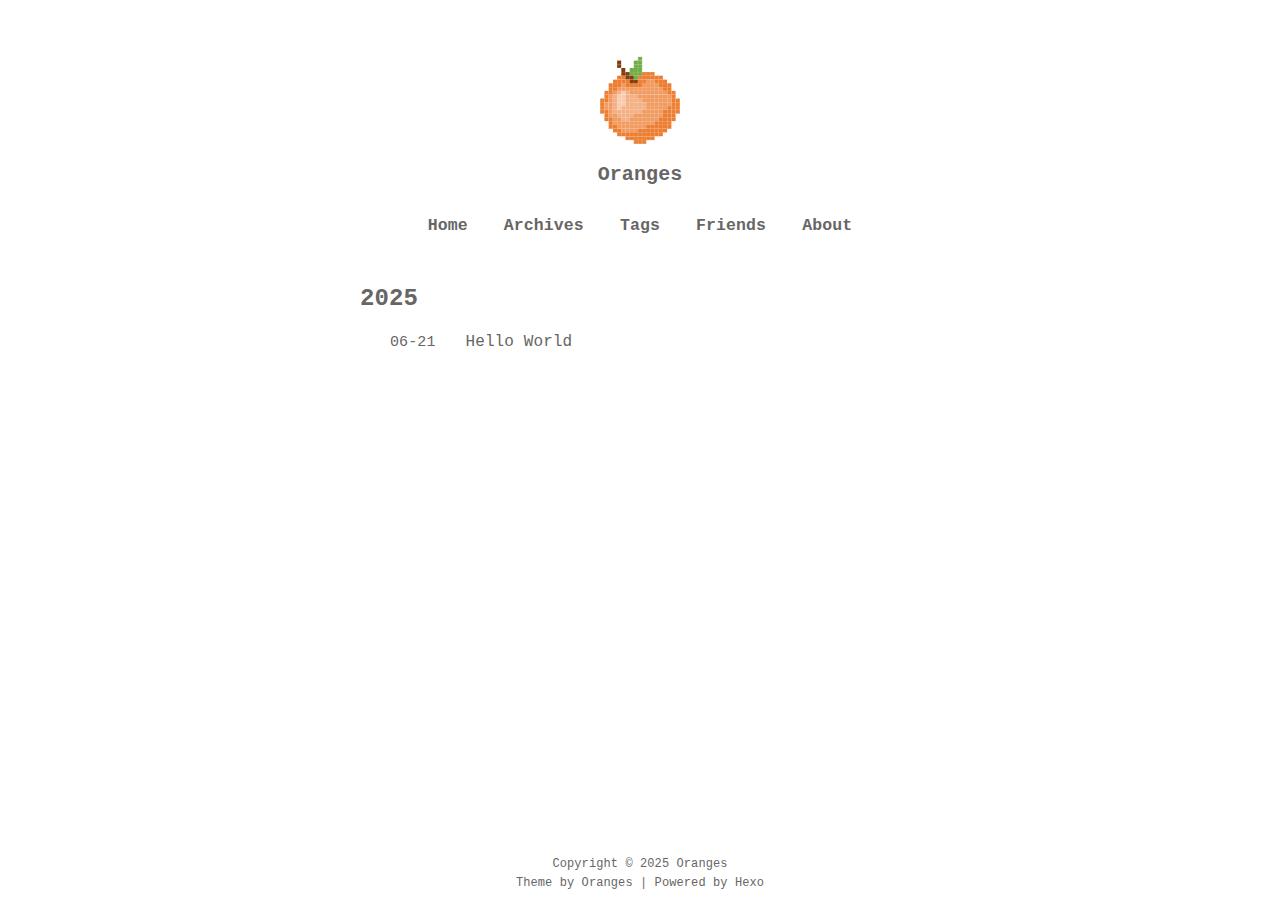
<file: archives/2025/index.html>
<!DOCTYPE html>
<html lang="en" color-mode="light">

  <head>
  <meta charset="utf-8">
  <meta name="viewport" content="width=device-width, initial-scale=1" />
  <meta name="author" content="John Doe" />
  <!-- Open Graph Description 简短摘要-->
  
  <!-- 用于搜索引擎的文章摘要 -->
  
  
  
  <title>
    
      archive_a: 2025 
      
      
      |
    
     Hexo
  </title>

  
    <link rel="apple-touch-icon" href="/images/favicon.png">
    <link rel="icon" href="/images/favicon.png">
  

  <!-- Raleway-Font -->
  <link href="https://fonts.googleapis.com/css?family=Raleway&display=swap" rel="stylesheet">

  <!-- hexo site css -->
  <link rel="stylesheet" href="/css/main.css" />
  <link rel="stylesheet" href="//at.alicdn.com/t/font_1886449_67xjft27j1l.css" />
  <!-- 代码块风格 -->
  

  <!-- jquery3.3.1 -->
  
    <script defer type="text/javascript" src="/plugins/jquery.min.js"></script>
  

  <!-- fancybox -->
  
    <link href="/plugins/jquery.fancybox.min.css" rel="stylesheet">
    <script defer type="text/javascript" src="/plugins/jquery.fancybox.min.js"></script>
  
  
<script src="/js/fancybox.js"></script>


  

  

  <script>
    var html = document.documentElement
    const colorMode = localStorage.getItem('color-mode')
    if (colorMode) {
      document.documentElement.setAttribute('color-mode', colorMode)
    }
  </script>
<meta name="generator" content="Hexo 7.3.0"></head>


  <body>
    <div id="app">
      <div class="header">
  <div class="avatar">
    <a href="/">
      <!-- 头像取消懒加载，添加no-lazy -->
      
        <img src="/images/avatar.png" alt="">
      
    </a>
    <div class="nickname"><a href="/">Oranges</a></div>
  </div>
  <div class="navbar">
    <ul>
      
        <li class="nav-item" data-path="/">
          <a href="/">Home</a>
        </li>
      
        <li class="nav-item" data-path="/archives/">
          <a href="/archives/">Archives</a>
        </li>
      
        <li class="nav-item" data-path="/tags/">
          <a href="/tags/">Tags</a>
        </li>
      
        <li class="nav-item" data-path="/friends/">
          <a href="/friends/">Friends</a>
        </li>
      
        <li class="nav-item" data-path="/about/">
          <a href="/about/">About</a>
        </li>
      
    </ul>
  </div>
</div>


<script src="/js/activeNav.js"></script>



      <div class="flex-container">
        <!-- 归档页，展示本站所有文章，按照年份降序归类，url形式：https://yoursite/archives/ -->

<!-- last: 按年份把文章分组，当前遍历到的年份 -->
<!-- now: 当前遍历到的文章的发布年份 -->

<div class="container archives">
  <div class="post-list">
    
        <!-- 后续文章的发布年份呈现 -->
        <div class="content-title">
          <h2>
            <span>2025</span>
          </h2>
        </div>
      
      <div class="post-item" title="Hello World">
        <div class="time-m-d">06-21</div>
        <div class="title">
          <a href="/2025/06/21/hello-world/">
            <span>Hello World</span>
          </a>
        </div>
      </div>
    
  </div>
</div>

        
<div class="footer">
  <div class="social">
    <ul>
      
        <li>
          
              <a title="github" target="_blank" rel="noopener" href="https://github.com/zchengsite/hexo-theme-oranges">
                <i class="iconfont icon-github"></i>
              </a>
              
        </li>
        
    </ul>
  </div>
  
    
    <div class="footer-more">
      
        <a target="_blank" rel="noopener" href="https://github.com/zchengsite/hexo-theme-oranges">Copyright © 2025 Oranges</a>
        
    </div>
  
    
    <div class="footer-more">
      
        <a target="_blank" rel="noopener" href="https://github.com/zchengsite/hexo-theme-oranges">Theme by Oranges | Powered by Hexo</a>
        
    </div>
  
  
</div>

      </div>

      <div class="tools-bar">
        <div class="back-to-top tools-bar-item hidden">
  <a href="javascript: void(0)">
    <i class="iconfont icon-chevronup"></i>
  </a>
</div>


<script src="/js/backtotop.js"></script>



        
  <div class="search-icon tools-bar-item" id="search-icon">
    <a href="javascript: void(0)">
      <i class="iconfont icon-search"></i>
    </a>
  </div>

  <div class="search-overlay hidden">
    <div class="search-content" tabindex="0">
      <div class="search-title">
        <span class="search-icon-input">
          <a href="javascript: void(0)">
            <i class="iconfont icon-search"></i>
          </a>
        </span>
        
          <input type="text" class="search-input" id="search-input" placeholder="Search...">
        
        <span class="search-close-icon" id="search-close-icon">
          <a href="javascript: void(0)">
            <i class="iconfont icon-close"></i>
          </a>
        </span>
      </div>
      <div class="search-result" id="search-result"></div>
    </div>
  </div>

  <script type="text/javascript">
    var inputArea = document.querySelector("#search-input")
    var searchOverlayArea = document.querySelector(".search-overlay")

    inputArea.onclick = function() {
      getSearchFile()
      this.onclick = null
    }

    inputArea.onkeydown = function() {
      if(event.keyCode == 13)
        return false
    }

    function openOrHideSearchContent() {
      let isHidden = searchOverlayArea.classList.contains('hidden')
      if (isHidden) {
        searchOverlayArea.classList.remove('hidden')
        document.body.classList.add('hidden')
        // inputArea.focus()
      } else {
        searchOverlayArea.classList.add('hidden')
        document.body.classList.remove('hidden')
      }
    }

    function blurSearchContent(e) {
      if (e.target === searchOverlayArea) {
        openOrHideSearchContent()
      }
    }

    document.querySelector("#search-icon").addEventListener("click", openOrHideSearchContent, false)
    document.querySelector("#search-close-icon").addEventListener("click", openOrHideSearchContent, false)
    searchOverlayArea.addEventListener("click", blurSearchContent, false)

    var searchFunc = function (path, search_id, content_id) {
      'use strict';
      var $input = document.getElementById(search_id);
      var $resultContent = document.getElementById(content_id);
      $resultContent.innerHTML = "<ul><span class='local-search-empty'>First search, index file loading, please wait...<span></ul>";
      $.ajax({
        // 0x01. load xml file
        url: path,
        dataType: "xml",
        success: function (xmlResponse) {
          // 0x02. parse xml file
          var datas = $("entry", xmlResponse).map(function () {
            return {
              title: $("title", this).text(),
              content: $("content", this).text(),
              url: $("url", this).text()
            };
          }).get();
          $resultContent.innerHTML = "";

          $input.addEventListener('input', function () {
            // 0x03. parse query to keywords list
            var str = '<ul class=\"search-result-list\">';
            var keywords = this.value.trim().toLowerCase().split(/[\s\-]+/);
            $resultContent.innerHTML = "";
            if (this.value.trim().length <= 0) {
              return;
            }
            // 0x04. perform local searching
            datas.forEach(function (data) {
              var isMatch = true;
              var content_index = [];
              if (!data.title || data.title.trim() === '') {
                data.title = "Untitled";
              }
              var orig_data_title = data.title.trim();
              var data_title = orig_data_title.toLowerCase();
              var orig_data_content = data.content.trim().replace(/<[^>]+>/g, "");
              var data_content = orig_data_content.toLowerCase();
              var data_url = data.url;
              var index_title = -1;
              var index_content = -1;
              var first_occur = -1;
              // only match artiles with not empty contents
              if (data_content !== '') {
                keywords.forEach(function (keyword, i) {
                  index_title = data_title.indexOf(keyword);
                  index_content = data_content.indexOf(keyword);

                  if (index_title < 0 && index_content < 0) {
                    isMatch = false;
                  } else {
                    if (index_content < 0) {
                      index_content = 0;
                    }
                    if (i == 0) {
                      first_occur = index_content;
                    }
                    // content_index.push({index_content:index_content, keyword_len:keyword_len});
                  }
                });
              } else {
                isMatch = false;
              }
              // 0x05. show search results
              if (isMatch) {
                str += "<li><a href='" + data_url + "' class='search-result-title'>" + orig_data_title + "</a>";
                var content = orig_data_content;
                if (first_occur >= 0) {
                  // cut out 100 characters
                  var start = first_occur - 20;
                  var end = first_occur + 80;

                  if (start < 0) {
                    start = 0;
                  }

                  if (start == 0) {
                    end = 100;
                  }

                  if (end > content.length) {
                    end = content.length;
                  }

                  var match_content = content.substr(start, end);

                  // highlight all keywords
                  keywords.forEach(function (keyword) {
                    var regS = new RegExp(keyword, "gi");
                    match_content = match_content.replace(regS, "<span class=\"search-keyword\">" + keyword + "</span>");
                  });

                  str += "<p class=\"search-result-abstract\">" + match_content + "...</p>"
                }
                str += "</li>";
              }
            });
            str += "</ul>";
            if (str.indexOf('<li>') === -1) {
              return $resultContent.innerHTML = "<ul><span class='local-search-empty'>No result<span></ul>";
            }
            $resultContent.innerHTML = str;
          });
        },
        error: function(xhr, status, error) {
          $resultContent.innerHTML = ""
          if (xhr.status === 404) {
            $resultContent.innerHTML = "<ul><span class='local-search-empty'>The search.xml file was not found, please refer to：<a href='https://github.com/zchengsite/hexo-theme-oranges#configuration' target='_black'>configuration</a><span></ul>";
          } else {
            $resultContent.innerHTML = "<ul><span class='local-search-empty'>The request failed, Try to refresh the page or try again later.<span></ul>";
          }
        }
      });
      $(document).on('click', '#search-close-icon', function() {
        $('#search-input').val('');
        $('#search-result').html('');
      });
    }

    var getSearchFile = function() {
        var path = "/search.xml";
        searchFunc(path, 'search-input', 'search-result');
    }
  </script>




        
  <div class="tools-bar-item theme-icon" id="switch-color-scheme">
    <a href="javascript: void(0)">
      <i id="theme-icon" class="iconfont icon-moon"></i>
    </a>
  </div>

  
<script src="/js/colorscheme.js"></script>





        
  
  
<script src="/js/shares.js"></script>



      </div>
    </div>
  </body>
</html>
</file>
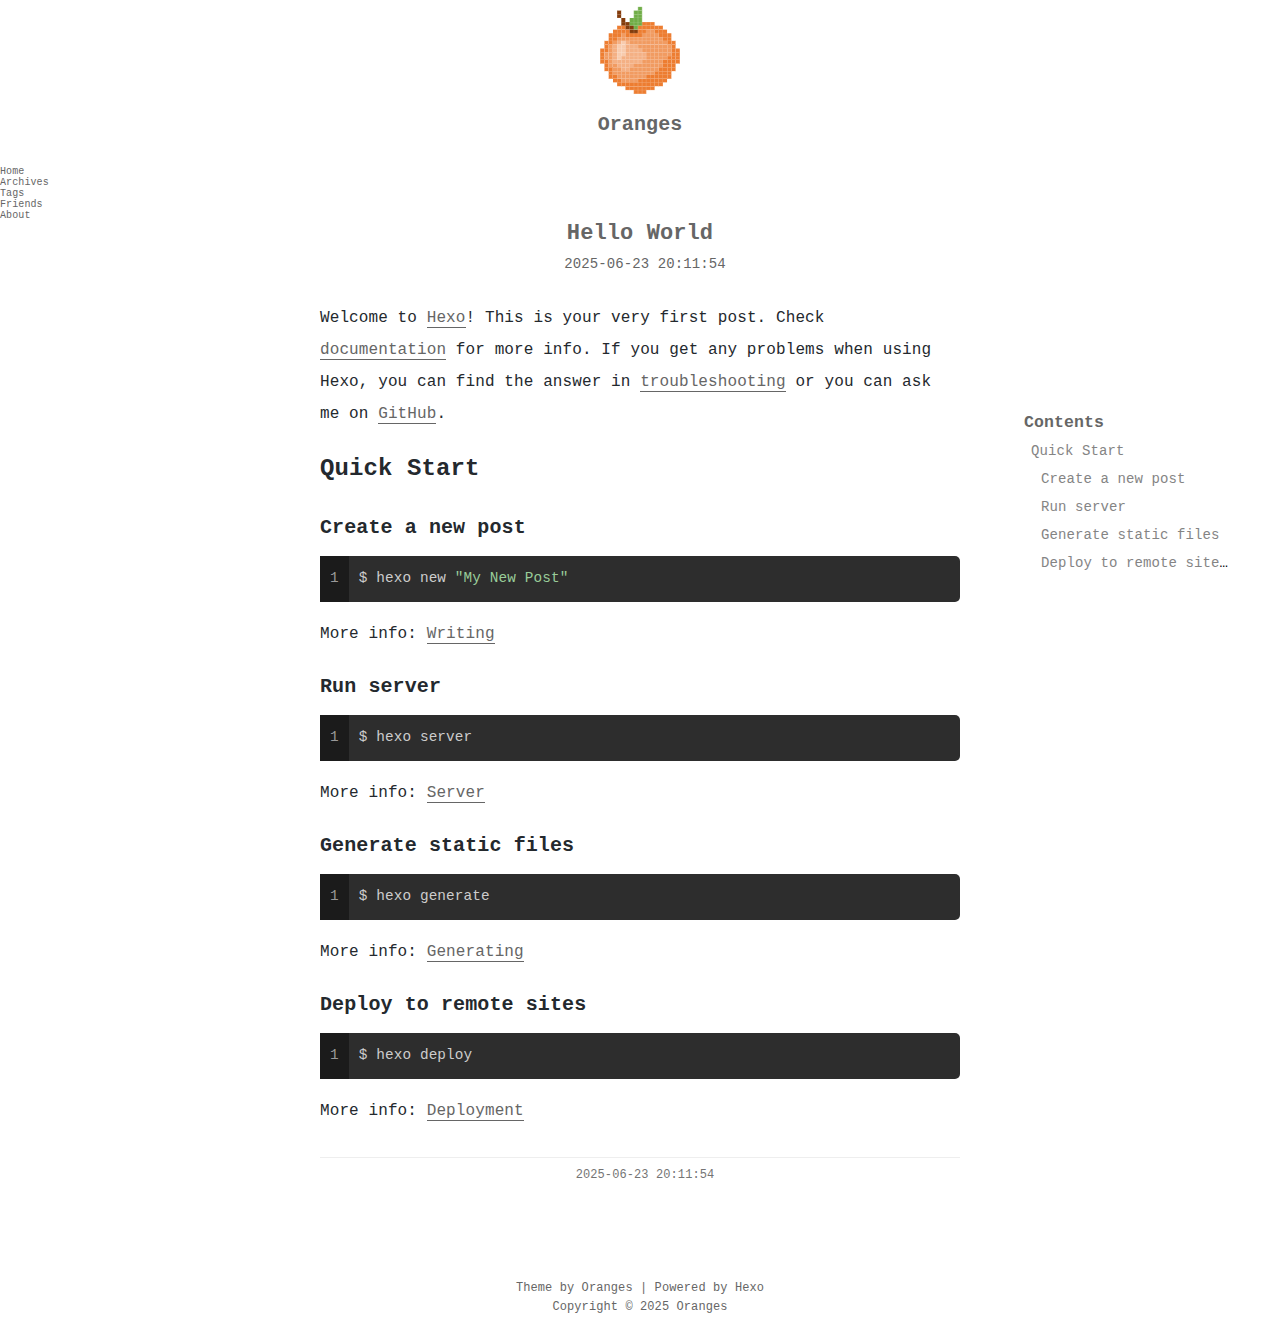
<file: 2025/06/23/hello-world/index.html>
<!DOCTYPE html>
<html lang="en" color-mode="light">

  <head>
  <meta charset="utf-8">
  <meta name="viewport" content="width=device-width, initial-scale=1" />
  <meta name="author" content="John Doe" />
  <!-- Open Graph Description 简短摘要-->
  
  <!-- 用于搜索引擎的文章摘要 -->
  
  
  
  <title>
    
      Hello World 
      
      
      |
    
     Hexo
  </title>

  
    <link rel="apple-touch-icon" href="/images/favicon.png">
    <link rel="icon" href="/images/favicon.png">
  

  <!-- Raleway-Font -->
  <link href="https://fonts.googleapis.com/css?family=Raleway&display=swap" rel="stylesheet">

  <!-- hexo site css -->
  <link rel="stylesheet" href="/css/main.css" />
  <link rel="stylesheet" href="//at.alicdn.com/t/font_1886449_67xjft27j1l.css" />
  <!-- 代码块风格 -->
  

  <!-- jquery3.3.1 -->
  
    <script defer type="text/javascript" src="/plugins/jquery.min.js"></script>
  

  <!-- fancybox -->
  
    <link href="/plugins/jquery.fancybox.min.css" rel="stylesheet">
    <script defer type="text/javascript" src="/plugins/jquery.fancybox.min.js"></script>
  
  
<script src="/js/fancybox.js"></script>


  

  

  <script>
    var html = document.documentElement
    const colorMode = localStorage.getItem('color-mode')
    if (colorMode) {
      document.documentElement.setAttribute('color-mode', colorMode)
    }
  </script>
<meta name="generator" content="Hexo 7.3.0"></head>


  <body>
    <div id="app">
      <div class="main-flex">
        <div class="sidebar">
  <div class="avatar">
    <a href="/">
      <!-- 头像取消懒加载，添加no-lazy -->
      
        <img src="/images/avatar.png" alt="">
      
    </a>
    <div class="nickname"><a href="/">Oranges</a></div>
  </div>
  <nav class="navbar-vertical">
    <ul>
      
        <li class="nav-item" data-path="/">
          <a href="/">Home</a>
        </li>
      
        <li class="nav-item" data-path="/archives/">
          <a href="/archives/">Archives</a>
        </li>
      
        <li class="nav-item" data-path="/tags/">
          <a href="/tags/">Tags</a>
        </li>
      
        <li class="nav-item" data-path="/friends/">
          <a href="/friends/">Friends</a>
        </li>
      
        <li class="nav-item" data-path="/about/">
          <a href="/about/">About</a>
        </li>
      
    </ul>
  </nav>
</div>


<script src="/js/activeNav.js"></script>


        <div class="main-content">
          <div class="flex-container">
            <!-- 文章详情页，展示文章具体内容，url形式：https://yoursite/文章标题/ -->
<!-- 同时为「标签tag」，「朋友friend」，「分类categories」，「关于about」页面的承载页面，具体展示取决于page.type -->


  <!-- LaTex Display -->

  
    <script async type="text/javascript" src="/plugins/mathjax/tex-chtml.js"></script>
  
  <script>
    MathJax = {
      tex: {
        inlineMath: [['$', '$'], ['\\(', '\\)']]
      }
    }
  </script>





  <!-- clipboard -->

  
    <script async type="text/javascript" src="/plugins/clipboard.min.js"></script>
  
  
<script src="/js/codeCopy.js"></script>







  

  

  

  
  <!-- 文章内容页 url形式：https://yoursite/文章标题/ -->
  <div class="container post-details" id="post-details">
    <div class="post-content">
      <div class="post-title">Hello World</div>
      <div class="post-attach">
        <span class="post-pubtime">
          <i class="iconfont icon-updatetime mr-10" title="Update time"></i>
          2025-06-23 20:11:54
        </span>
        
      </div>
      <div class="markdown-body">
        <p>Welcome to <a target="_blank" rel="noopener" href="https://hexo.io/">Hexo</a>! This is your very first post. Check <a target="_blank" rel="noopener" href="https://hexo.io/docs/">documentation</a> for more info. If you get any problems when using Hexo, you can find the answer in <a target="_blank" rel="noopener" href="https://hexo.io/docs/troubleshooting.html">troubleshooting</a> or you can ask me on <a target="_blank" rel="noopener" href="https://github.com/hexojs/hexo/issues">GitHub</a>.</p>
<h2 id="Quick-Start"><a href="#Quick-Start" class="headerlink" title="Quick Start"></a>Quick Start</h2><h3 id="Create-a-new-post"><a href="#Create-a-new-post" class="headerlink" title="Create a new post"></a>Create a new post</h3><figure class="highlight bash"><table><tr><td class="gutter"><pre><span class="line">1</span><br></pre></td><td class="code"><pre><span class="line">$ hexo new <span class="string">&quot;My New Post&quot;</span></span><br></pre></td></tr></table></figure>

<p>More info: <a target="_blank" rel="noopener" href="https://hexo.io/docs/writing.html">Writing</a></p>
<h3 id="Run-server"><a href="#Run-server" class="headerlink" title="Run server"></a>Run server</h3><figure class="highlight bash"><table><tr><td class="gutter"><pre><span class="line">1</span><br></pre></td><td class="code"><pre><span class="line">$ hexo server</span><br></pre></td></tr></table></figure>

<p>More info: <a target="_blank" rel="noopener" href="https://hexo.io/docs/server.html">Server</a></p>
<h3 id="Generate-static-files"><a href="#Generate-static-files" class="headerlink" title="Generate static files"></a>Generate static files</h3><figure class="highlight bash"><table><tr><td class="gutter"><pre><span class="line">1</span><br></pre></td><td class="code"><pre><span class="line">$ hexo generate</span><br></pre></td></tr></table></figure>

<p>More info: <a target="_blank" rel="noopener" href="https://hexo.io/docs/generating.html">Generating</a></p>
<h3 id="Deploy-to-remote-sites"><a href="#Deploy-to-remote-sites" class="headerlink" title="Deploy to remote sites"></a>Deploy to remote sites</h3><figure class="highlight bash"><table><tr><td class="gutter"><pre><span class="line">1</span><br></pre></td><td class="code"><pre><span class="line">$ hexo deploy</span><br></pre></td></tr></table></figure>

<p>More info: <a target="_blank" rel="noopener" href="https://hexo.io/docs/one-command-deployment.html">Deployment</a></p>

      </div>
      
        <div class="prev-or-next">
          <div class="post-foot-next">
            
          </div>
          <div class="post-attach">
            <span class="post-pubtime">
              <i class="iconfont icon-updatetime mr-10" title="Update time"></i>
              2025-06-23 20:11:54
            </span>
            
          </div>
          <div class="post-foot-prev">
            
          </div>
        </div>
      
    </div>
    
  <div id="btn-catalog" class="btn-catalog">
    <i class="iconfont icon-catalog"></i>
  </div>
  <div class="post-catalog hidden" id="catalog">
    <div class="title">Contents</div>
    <div class="catalog-content">
      
        <ol class="toc"><li class="toc-item toc-level-2"><a class="toc-link" href="#Quick-Start"><span class="toc-text">Quick Start</span></a><ol class="toc-child"><li class="toc-item toc-level-3"><a class="toc-link" href="#Create-a-new-post"><span class="toc-text">Create a new post</span></a></li><li class="toc-item toc-level-3"><a class="toc-link" href="#Run-server"><span class="toc-text">Run server</span></a></li><li class="toc-item toc-level-3"><a class="toc-link" href="#Generate-static-files"><span class="toc-text">Generate static files</span></a></li><li class="toc-item toc-level-3"><a class="toc-link" href="#Deploy-to-remote-sites"><span class="toc-text">Deploy to remote sites</span></a></li></ol></li></ol>
      
    </div>
  </div>

  
<script src="/js/catalog.js"></script>




    
      <div class="comments-container">
        







      </div>
    
  </div>


            
<div class="footer">
  <div class="social">
    <ul>
      
        <li>
          
              <a title="github" target="_blank" rel="noopener" href="https://github.com/zchengsite/hexo-theme-oranges">
                <i class="iconfont icon-github"></i>
              </a>
              
        </li>
        
    </ul>
  </div>
  
  
    
    
    
    
    
    
    <div class="footer-more">
      
        <a target="_blank" rel="noopener" href="https://github.com/zchengsite/hexo-theme-oranges">Theme by Oranges | Powered by Hexo</a>
        
    </div>
  
  
  
    <div class="footer-more copyright">
      
        <a target="_blank" rel="noopener" href="https://github.com/zchengsite/hexo-theme-oranges">Copyright © 2025 Oranges</a>
      
    </div>
  
</div>

          </div>
        </div>
      </div>
      <div class="tools-bar">
        <div class="back-to-top tools-bar-item hidden">
  <a href="javascript: void(0)">
    <i class="iconfont icon-chevronup"></i>
  </a>
</div>


<script src="/js/backtotop.js"></script>


        
  <div class="search-icon tools-bar-item" id="search-icon">
    <a href="javascript: void(0)">
      <i class="iconfont icon-search"></i>
    </a>
  </div>

  <div class="search-overlay hidden">
    <div class="search-content" tabindex="0">
      <div class="search-title">
        <span class="search-icon-input">
          <a href="javascript: void(0)">
            <i class="iconfont icon-search"></i>
          </a>
        </span>
        
          <input type="text" class="search-input" id="search-input" placeholder="Search...">
        
        <span class="search-close-icon" id="search-close-icon">
          <a href="javascript: void(0)">
            <i class="iconfont icon-close"></i>
          </a>
        </span>
      </div>
      <div class="search-result" id="search-result"></div>
    </div>
  </div>

  <script type="text/javascript">
    var inputArea = document.querySelector("#search-input")
    var searchOverlayArea = document.querySelector(".search-overlay")

    inputArea.onclick = function() {
      getSearchFile()
      this.onclick = null
    }

    inputArea.onkeydown = function() {
      if(event.keyCode == 13)
        return false
    }

    function openOrHideSearchContent() {
      let isHidden = searchOverlayArea.classList.contains('hidden')
      if (isHidden) {
        searchOverlayArea.classList.remove('hidden')
        document.body.classList.add('hidden')
        // inputArea.focus()
      } else {
        searchOverlayArea.classList.add('hidden')
        document.body.classList.remove('hidden')
      }
    }

    function blurSearchContent(e) {
      if (e.target === searchOverlayArea) {
        openOrHideSearchContent()
      }
    }

    document.querySelector("#search-icon").addEventListener("click", openOrHideSearchContent, false)
    document.querySelector("#search-close-icon").addEventListener("click", openOrHideSearchContent, false)
    searchOverlayArea.addEventListener("click", blurSearchContent, false)

    var searchFunc = function (path, search_id, content_id) {
      'use strict';
      var $input = document.getElementById(search_id);
      var $resultContent = document.getElementById(content_id);
      $resultContent.innerHTML = "<ul><span class='local-search-empty'>First search, index file loading, please wait...<span></ul>";
      $.ajax({
        // 0x01. load xml file
        url: path,
        dataType: "xml",
        success: function (xmlResponse) {
          // 0x02. parse xml file
          var datas = $("entry", xmlResponse).map(function () {
            return {
              title: $("title", this).text(),
              content: $("content", this).text(),
              url: $("url", this).text()
            };
          }).get();
          $resultContent.innerHTML = "";

          $input.addEventListener('input', function () {
            // 0x03. parse query to keywords list
            var str = '<ul class=\"search-result-list\">';
            var keywords = this.value.trim().toLowerCase().split(/[\s\-]+/);
            $resultContent.innerHTML = "";
            if (this.value.trim().length <= 0) {
              return;
            }
            // 0x04. perform local searching
            datas.forEach(function (data) {
              var isMatch = true;
              var content_index = [];
              if (!data.title || data.title.trim() === '') {
                data.title = "Untitled";
              }
              var orig_data_title = data.title.trim();
              var data_title = orig_data_title.toLowerCase();
              var orig_data_content = data.content.trim().replace(/<[^>]+>/g, "");
              var data_content = orig_data_content.toLowerCase();
              var data_url = data.url;
              var index_title = -1;
              var index_content = -1;
              var first_occur = -1;
              // only match artiles with not empty contents
              if (data_content !== '') {
                keywords.forEach(function (keyword, i) {
                  index_title = data_title.indexOf(keyword);
                  index_content = data_content.indexOf(keyword);

                  if (index_title < 0 && index_content < 0) {
                    isMatch = false;
                  } else {
                    if (index_content < 0) {
                      index_content = 0;
                    }
                    if (i == 0) {
                      first_occur = index_content;
                    }
                    // content_index.push({index_content:index_content, keyword_len:keyword_len});
                  }
                });
              } else {
                isMatch = false;
              }
              // 0x05. show search results
              if (isMatch) {
                str += "<li><a href='" + data_url + "' class='search-result-title'>" + orig_data_title + "</a>";
                var content = orig_data_content;
                if (first_occur >= 0) {
                  // cut out 100 characters
                  var start = first_occur - 20;
                  var end = first_occur + 80;

                  if (start < 0) {
                    start = 0;
                  }

                  if (start == 0) {
                    end = 100;
                  }

                  if (end > content.length) {
                    end = content.length;
                  }

                  var match_content = content.substr(start, end);

                  // highlight all keywords
                  keywords.forEach(function (keyword) {
                    var regS = new RegExp(keyword, "gi");
                    match_content = match_content.replace(regS, "<span class=\"search-keyword\">" + keyword + "</span>");
                  });

                  str += "<p class=\"search-result-abstract\">" + match_content + "...</p>"
                }
                str += "</li>";
              }
            });
            str += "</ul>";
            if (str.indexOf('<li>') === -1) {
              return $resultContent.innerHTML = "<ul><span class='local-search-empty'>No result<span></ul>";
            }
            $resultContent.innerHTML = str;
          });
        },
        error: function(xhr, status, error) {
          $resultContent.innerHTML = ""
          if (xhr.status === 404) {
            $resultContent.innerHTML = "<ul><span class='local-search-empty'>The search.xml file was not found, please refer to：<a href='https://github.com/zchengsite/hexo-theme-oranges#configuration' target='_black'>configuration</a><span></ul>";
          } else {
            $resultContent.innerHTML = "<ul><span class='local-search-empty'>The request failed, Try to refresh the page or try again later.<span></ul>";
          }
        }
      });
      $(document).on('click', '#search-close-icon', function() {
        $('#search-input').val('');
        $('#search-result').html('');
      });
    }

    var getSearchFile = function() {
        var path = "/search.xml";
        searchFunc(path, 'search-input', 'search-result');
    }
  </script>



        
  <div class="tools-bar-item theme-icon" id="switch-color-scheme">
    <a href="javascript: void(0)">
      <i id="theme-icon" class="iconfont icon-moon"></i>
    </a>
  </div>

  
<script src="/js/colorscheme.js"></script>




        
  
    <div class="share-icon tools-bar-item">
      <a href="javascript: void(0)" id="share-icon">
        <i class="iconfont iconshare"></i>
      </a>
      <div class="share-content hidden">
        
          <a class="share-item" href="https://twitter.com/intent/tweet?text=' + Hello%20World + '&url=' + http%3A%2F%2Fexample.com%2F2025%2F06%2F23%2Fhello-world%2F + '" target="_blank" title="Twitter">
            <i class="iconfont icon-twitter"></i>
          </a>
        
        
          <a class="share-item" href="https://www.facebook.com/sharer.php?u=http://example.com/2025/06/23/hello-world/" target="_blank" title="Facebook">
            <i class="iconfont icon-facebooksquare"></i>
          </a>
        
      </div>
    </div>
  
  
<script src="/js/shares.js"></script>



      </div>
    </div>
  </body>
</html>
</file>
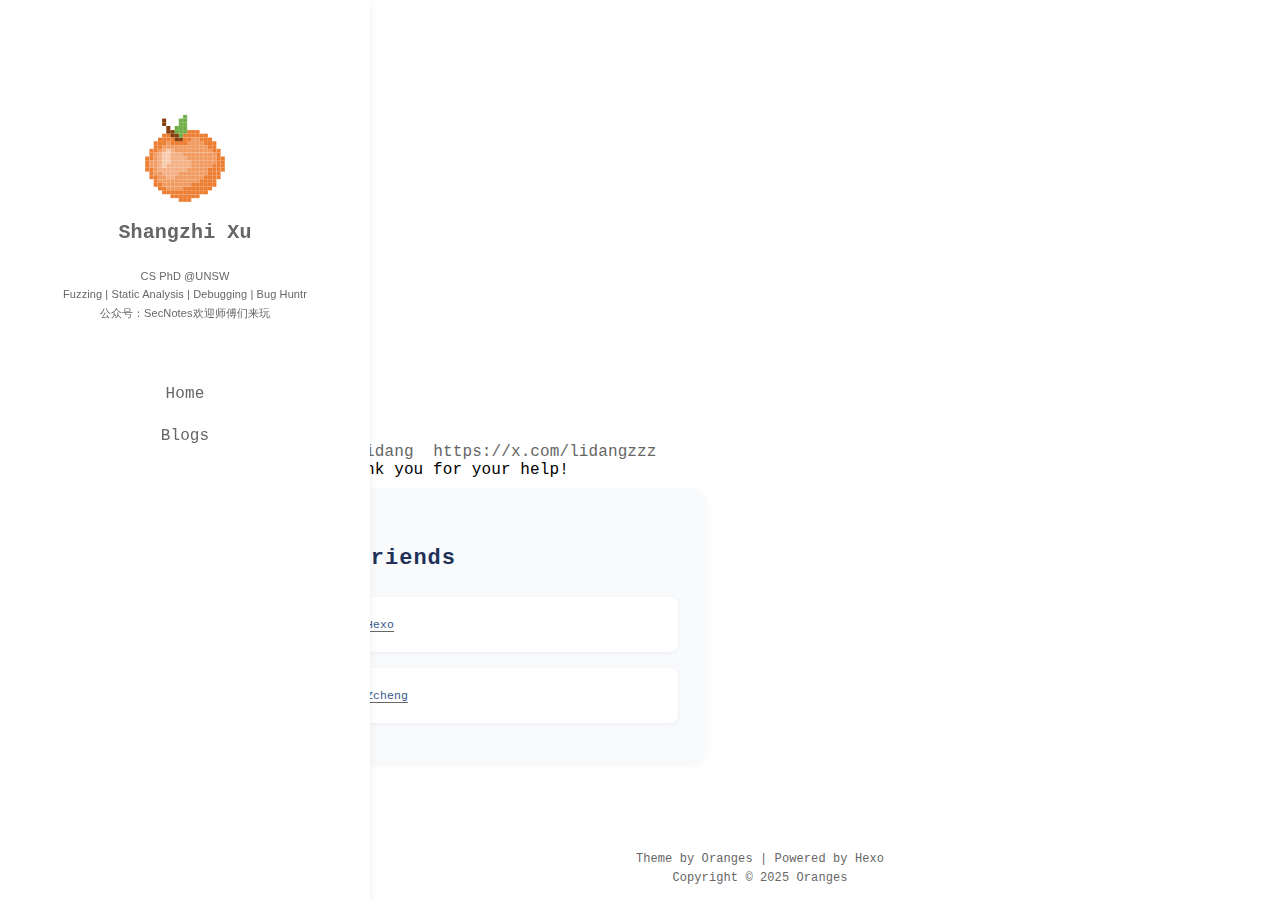
<file: friends.html>
<!DOCTYPE html>
<html lang="en" color-mode="light">

  <head>
  <meta charset="utf-8">
  <meta name="viewport" content="width=device-width, initial-scale=1" />
  <meta name="author" content="John Doe" />
  <!-- Open Graph Description 简短摘要-->
  
  <!-- 用于搜索引擎的文章摘要 -->
  
  
  
  <title>
    
      Friends 
      
      
      |
    
     Shangzhi
  </title>

  
    <link rel="apple-touch-icon" href="/images/favicon.png">
    <link rel="icon" href="/images/favicon.png">
  

  <!-- Raleway-Font -->
  <link href="https://fonts.googleapis.com/css?family=Raleway&display=swap" rel="stylesheet">

  <!-- hexo site css -->
  <link rel="stylesheet" href="/css/main.css" />
  <link rel="stylesheet" href="/css/base.css" />
  <link rel="stylesheet" href="//at.alicdn.com/t/font_1886449_67xjft27j1l.css" />
  <!-- 代码块风格 -->
  

  <!-- jquery3.3.1 -->
  
    <script defer type="text/javascript" src="/plugins/jquery.min.js"></script>
  

  <!-- fancybox -->
  
    <link href="/plugins/jquery.fancybox.min.css" rel="stylesheet">
    <script defer type="text/javascript" src="/plugins/jquery.fancybox.min.js"></script>
  
  
<script src="/js/fancybox.js"></script>


  

  

  <script>
    var html = document.documentElement
    const colorMode = localStorage.getItem('color-mode')
    if (colorMode) {
      document.documentElement.setAttribute('color-mode', colorMode)
    }
  </script>
<meta name="generator" content="Hexo 7.3.0"></head>


  <body>
    <div id="app">
      <div class="main-flex">
        <div class="sidebar">
  <button id="sidebar-toggle" class="sidebar-toggle" aria-label="Toggle sidebar" style="display:none;">
    &#9776;
  </button>
  <div class="avatar">
    <a href="/">
      <!-- 头像取消懒加载，添加no-lazy -->
      
        <img src="/images/avatar.png" alt="">
      
    </a>
    <div class="nickname">Shangzhi Xu</div>
    <div class="avatar-bio" style="font-size:1.3rem;line-height:1.6;margin-top:4px;white-space:pre-line;">
      CS PhD @UNSW
      Fuzzing | Static Analysis | Debugging | Bug Huntr
      公众号：SecNotes欢迎师傅们来玩
    </div>
  </div>
  <div class="sidebar-menu">
    <nav class="navbar-vertical">
      <ul>
        
          <li class="nav-item" data-path="/">
            <a href="/">Home</a>
          </li>
        
          <li class="nav-item" data-path="/archives/">
            <a href="/archives/">Blogs</a>
          </li>
        
      </ul>
    </nav>
  </div>
</div>

<script>
document.addEventListener('DOMContentLoaded', function() {
  var toggle = document.getElementById('sidebar-toggle');
  var menu = document.querySelector('.sidebar-menu');
  function checkSidebar() {
    if (window.innerWidth <= 900) {
      toggle.style.display = 'block';
      menu.style.display = 'none';
    } else {
      toggle.style.display = 'none';
      menu.style.display = 'block';
    }
  }
  toggle.addEventListener('click', function() {
    if (menu.style.display === 'block') {
      menu.style.display = 'none';
    } else {
      menu.style.display = 'block';
    }
  });
  window.addEventListener('resize', checkSidebar);
  checkSidebar();
});
</script>

<script src="/js/activeNav.js"></script>


        <div class="main-content">
          <div class="content-above-footer">
            <!-- 文章详情页，展示文章具体内容，url形式：https://yoursite/文章标题/ -->
<!-- 同时为「标签tag」，「朋友friend」，「分类categories」，「关于about」页面的承载页面，具体展示取决于page.type -->


  <!-- LaTex Display -->

  
    <script async type="text/javascript" src="/plugins/mathjax/tex-chtml.js"></script>
  
  <script>
    MathJax = {
      tex: {
        inlineMath: [['$', '$'], ['\\(', '\\)']]
      }
    }
  </script>





  <!-- clipboard -->

  
    <script async type="text/javascript" src="/plugins/clipboard.min.js"></script>
  
  
<script src="/js/codeCopy.js"></script>







  

  
  <!-- 朋友页 url形式：https://yoursite/friends/ -->
  <div class="container friend-index">
    <div class="friend-list">
      
        <div class="friend-list-item">
          <span class="nickname">@ lidang</span>
          <a href="https://x.com/lidangzzz" target="_blank">
            <span class="site-path">https://x.com/lidangzzz</span>
          </a>
          <p class="card-meta">
            Thank you for your help!
          </p>
        </div>
      
    </div>
    <div class="markdown-body">
      <div class="friends-section">
  <h2>My Friends</h2>
  <ul class="friends-list">
    <li><a href="https://hexo.io/" target="_blank">Hexo</a></li>
    <li><a href="https://zcheng.site/" target="_blank">Zcheng</a></li>
    <!-- Add more links as needed -->
  </ul>
</div> 
    </div>
  </div>
  

  

  

          </div>
          
<div class="footer">
  <div class="social">
    <ul>
      
        <li>
          
              <a title="github" target="_blank" rel="noopener" href="https://github.com/zchengsite/hexo-theme-oranges">
                <i class="iconfont icon-github"></i>
              </a>
              
        </li>
        
    </ul>
  </div>
  
  
    
    
    
    
    
    
    <div class="footer-more">
      
        <a target="_blank" rel="noopener" href="https://github.com/zchengsite/hexo-theme-oranges">Theme by Oranges | Powered by Hexo</a>
        
    </div>
  
  
  
    <div class="footer-more copyright">
      
        <a target="_blank" rel="noopener" href="https://github.com/zchengsite/hexo-theme-oranges">Copyright © 2025 Oranges</a>
      
    </div>
  
</div>

        </div>
      </div>
      <div class="tools-bar">
        <div class="back-to-top tools-bar-item hidden">
  <a href="javascript: void(0)">
    <i class="iconfont icon-chevronup"></i>
  </a>
</div>


<script src="/js/backtotop.js"></script>


        
  <div class="search-icon tools-bar-item" id="search-icon">
    <a href="javascript: void(0)">
      <i class="iconfont icon-search"></i>
    </a>
  </div>

  <div class="search-overlay hidden">
    <div class="search-content" tabindex="0">
      <div class="search-title">
        <span class="search-icon-input">
          <a href="javascript: void(0)">
            <i class="iconfont icon-search"></i>
          </a>
        </span>
        
          <input type="text" class="search-input" id="search-input" placeholder="Search...">
        
        <span class="search-close-icon" id="search-close-icon">
          <a href="javascript: void(0)">
            <i class="iconfont icon-close"></i>
          </a>
        </span>
      </div>
      <div class="search-result" id="search-result"></div>
    </div>
  </div>

  <script type="text/javascript">
    var inputArea = document.querySelector("#search-input")
    var searchOverlayArea = document.querySelector(".search-overlay")

    inputArea.onclick = function() {
      getSearchFile()
      this.onclick = null
    }

    inputArea.onkeydown = function() {
      if(event.keyCode == 13)
        return false
    }

    function openOrHideSearchContent() {
      let isHidden = searchOverlayArea.classList.contains('hidden')
      if (isHidden) {
        searchOverlayArea.classList.remove('hidden')
        document.body.classList.add('hidden')
        // inputArea.focus()
      } else {
        searchOverlayArea.classList.add('hidden')
        document.body.classList.remove('hidden')
      }
    }

    function blurSearchContent(e) {
      if (e.target === searchOverlayArea) {
        openOrHideSearchContent()
      }
    }

    document.querySelector("#search-icon").addEventListener("click", openOrHideSearchContent, false)
    document.querySelector("#search-close-icon").addEventListener("click", openOrHideSearchContent, false)
    searchOverlayArea.addEventListener("click", blurSearchContent, false)

    var searchFunc = function (path, search_id, content_id) {
      'use strict';
      var $input = document.getElementById(search_id);
      var $resultContent = document.getElementById(content_id);
      $resultContent.innerHTML = "<ul><span class='local-search-empty'>First search, index file loading, please wait...<span></ul>";
      $.ajax({
        // 0x01. load xml file
        url: path,
        dataType: "xml",
        success: function (xmlResponse) {
          // 0x02. parse xml file
          var datas = $("entry", xmlResponse).map(function () {
            return {
              title: $("title", this).text(),
              content: $("content", this).text(),
              url: $("url", this).text()
            };
          }).get();
          $resultContent.innerHTML = "";

          $input.addEventListener('input', function () {
            // 0x03. parse query to keywords list
            var str = '<ul class=\"search-result-list\">';
            var keywords = this.value.trim().toLowerCase().split(/[\s\-]+/);
            $resultContent.innerHTML = "";
            if (this.value.trim().length <= 0) {
              return;
            }
            // 0x04. perform local searching
            datas.forEach(function (data) {
              var isMatch = true;
              var content_index = [];
              if (!data.title || data.title.trim() === '') {
                data.title = "Untitled";
              }
              var orig_data_title = data.title.trim();
              var data_title = orig_data_title.toLowerCase();
              var orig_data_content = data.content.trim().replace(/<[^>]+>/g, "");
              var data_content = orig_data_content.toLowerCase();
              var data_url = data.url;
              var index_title = -1;
              var index_content = -1;
              var first_occur = -1;
              // only match artiles with not empty contents
              if (data_content !== '') {
                keywords.forEach(function (keyword, i) {
                  index_title = data_title.indexOf(keyword);
                  index_content = data_content.indexOf(keyword);

                  if (index_title < 0 && index_content < 0) {
                    isMatch = false;
                  } else {
                    if (index_content < 0) {
                      index_content = 0;
                    }
                    if (i == 0) {
                      first_occur = index_content;
                    }
                    // content_index.push({index_content:index_content, keyword_len:keyword_len});
                  }
                });
              } else {
                isMatch = false;
              }
              // 0x05. show search results
              if (isMatch) {
                str += "<li><a href='" + data_url + "' class='search-result-title'>" + orig_data_title + "</a>";
                var content = orig_data_content;
                if (first_occur >= 0) {
                  // cut out 100 characters
                  var start = first_occur - 20;
                  var end = first_occur + 80;

                  if (start < 0) {
                    start = 0;
                  }

                  if (start == 0) {
                    end = 100;
                  }

                  if (end > content.length) {
                    end = content.length;
                  }

                  var match_content = content.substr(start, end);

                  // highlight all keywords
                  keywords.forEach(function (keyword) {
                    var regS = new RegExp(keyword, "gi");
                    match_content = match_content.replace(regS, "<span class=\"search-keyword\">" + keyword + "</span>");
                  });

                  str += "<p class=\"search-result-abstract\">" + match_content + "...</p>"
                }
                str += "</li>";
              }
            });
            str += "</ul>";
            if (str.indexOf('<li>') === -1) {
              return $resultContent.innerHTML = "<ul><span class='local-search-empty'>No result<span></ul>";
            }
            $resultContent.innerHTML = str;
          });
        },
        error: function(xhr, status, error) {
          $resultContent.innerHTML = ""
          if (xhr.status === 404) {
            $resultContent.innerHTML = "<ul><span class='local-search-empty'>The search.xml file was not found, please refer to：<a href='https://github.com/zchengsite/hexo-theme-oranges#configuration' target='_black'>configuration</a><span></ul>";
          } else {
            $resultContent.innerHTML = "<ul><span class='local-search-empty'>The request failed, Try to refresh the page or try again later.<span></ul>";
          }
        }
      });
      $(document).on('click', '#search-close-icon', function() {
        $('#search-input').val('');
        $('#search-result').html('');
      });
    }

    var getSearchFile = function() {
        var path = "/search.xml";
        searchFunc(path, 'search-input', 'search-result');
    }
  </script>



        
  <div class="tools-bar-item theme-icon" id="switch-color-scheme">
    <a href="javascript: void(0)">
      <i id="theme-icon" class="iconfont icon-moon"></i>
    </a>
  </div>

  
<script src="/js/colorscheme.js"></script>




        
  
    <div class="share-icon tools-bar-item">
      <a href="javascript: void(0)" id="share-icon">
        <i class="iconfont iconshare"></i>
      </a>
      <div class="share-content hidden">
        
          <a class="share-item" href="https://twitter.com/intent/tweet?text=' + Friends + '&url=' + http%3A%2F%2Fexample.com%2Ffriends.html + '" target="_blank" title="Twitter">
            <i class="iconfont icon-twitter"></i>
          </a>
        
        
          <a class="share-item" href="https://www.facebook.com/sharer.php?u=http://example.com/friends.html" target="_blank" title="Facebook">
            <i class="iconfont icon-facebooksquare"></i>
          </a>
        
      </div>
    </div>
  
  
<script src="/js/shares.js"></script>



      </div>
    </div>
  </body>
</html>
</file>
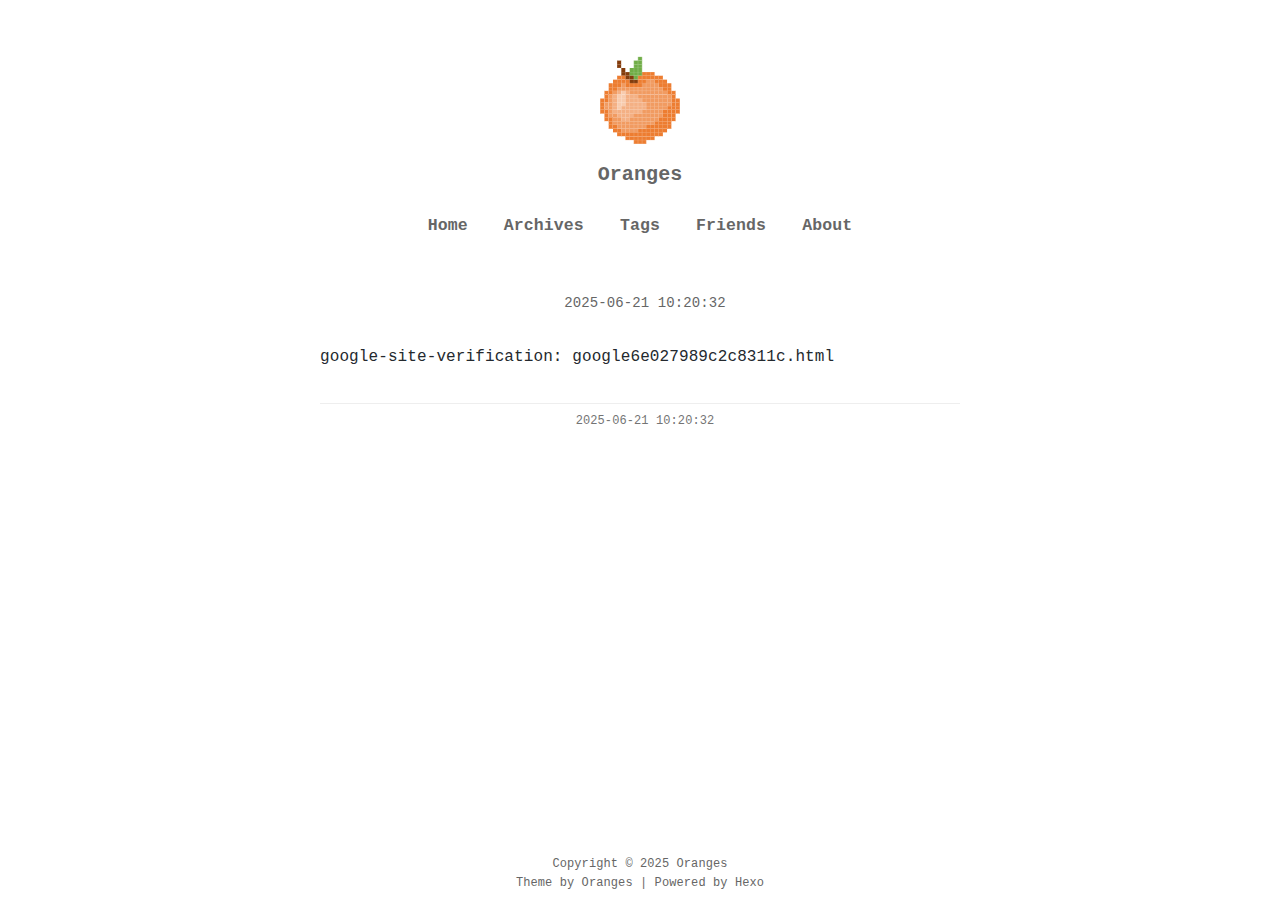
<file: google6e027989c2c8311c.html>
<!DOCTYPE html>
<html lang="en" color-mode="light">

  <head>
  <meta charset="utf-8">
  <meta name="viewport" content="width=device-width, initial-scale=1" />
  <meta name="author" content="John Doe" />
  <!-- Open Graph Description 简短摘要-->
  
  <!-- 用于搜索引擎的文章摘要 -->
  
  
  
  <title>
    
     Hexo
  </title>

  
    <link rel="apple-touch-icon" href="/images/favicon.png">
    <link rel="icon" href="/images/favicon.png">
  

  <!-- Raleway-Font -->
  <link href="https://fonts.googleapis.com/css?family=Raleway&display=swap" rel="stylesheet">

  <!-- hexo site css -->
  <link rel="stylesheet" href="/css/main.css" />
  <link rel="stylesheet" href="//at.alicdn.com/t/font_1886449_67xjft27j1l.css" />
  <!-- 代码块风格 -->
  

  <!-- jquery3.3.1 -->
  
    <script defer type="text/javascript" src="/plugins/jquery.min.js"></script>
  

  <!-- fancybox -->
  
    <link href="/plugins/jquery.fancybox.min.css" rel="stylesheet">
    <script defer type="text/javascript" src="/plugins/jquery.fancybox.min.js"></script>
  
  
<script src="/js/fancybox.js"></script>


  

  

  <script>
    var html = document.documentElement
    const colorMode = localStorage.getItem('color-mode')
    if (colorMode) {
      document.documentElement.setAttribute('color-mode', colorMode)
    }
  </script>
<meta name="generator" content="Hexo 7.3.0"></head>


  <body>
    <div id="app">
      <div class="header">
  <div class="avatar">
    <a href="/">
      <!-- 头像取消懒加载，添加no-lazy -->
      
        <img src="/images/avatar.png" alt="">
      
    </a>
    <div class="nickname"><a href="/">Oranges</a></div>
  </div>
  <div class="navbar">
    <ul>
      
        <li class="nav-item" data-path="/">
          <a href="/">Home</a>
        </li>
      
        <li class="nav-item" data-path="/archives/">
          <a href="/archives/">Archives</a>
        </li>
      
        <li class="nav-item" data-path="/tags/">
          <a href="/tags/">Tags</a>
        </li>
      
        <li class="nav-item" data-path="/friends/">
          <a href="/friends/">Friends</a>
        </li>
      
        <li class="nav-item" data-path="/about/">
          <a href="/about/">About</a>
        </li>
      
    </ul>
  </div>
</div>


<script src="/js/activeNav.js"></script>



      <div class="flex-container">
        <!-- 文章详情页，展示文章具体内容，url形式：https://yoursite/文章标题/ -->
<!-- 同时为「标签tag」，「朋友friend」，「分类categories」，「关于about」页面的承载页面，具体展示取决于page.type -->


  <!-- LaTex Display -->

  
    <script async type="text/javascript" src="/plugins/mathjax/tex-chtml.js"></script>
  
  <script>
    MathJax = {
      tex: {
        inlineMath: [['$', '$'], ['\\(', '\\)']]
      }
    }
  </script>





  <!-- clipboard -->

  
    <script async type="text/javascript" src="/plugins/clipboard.min.js"></script>
  
  
<script src="/js/codeCopy.js"></script>







  

  

  

  
  <!-- 文章内容页 url形式：https://yoursite/文章标题/ -->
  <div class="container post-details" id="post-details">
    <div class="post-content">
      <div class="post-title"></div>
      <div class="post-attach">
        <span class="post-pubtime">
          <i class="iconfont icon-updatetime mr-10" title="Update time"></i>
          2025-06-21 10:20:32
        </span>
        
      </div>
      <div class="markdown-body">
        google-site-verification: google6e027989c2c8311c.html
      </div>
      
        <div class="prev-or-next">
          <div class="post-foot-next">
            
          </div>
          <div class="post-attach">
            <span class="post-pubtime">
              <i class="iconfont icon-updatetime mr-10" title="Update time"></i>
              2025-06-21 10:20:32
            </span>
            
          </div>
          <div class="post-foot-prev">
            
          </div>
        </div>
      
    </div>
    

    
      <div class="comments-container">
        







      </div>
    
  </div>


        
<div class="footer">
  <div class="social">
    <ul>
      
        <li>
          
              <a title="github" target="_blank" rel="noopener" href="https://github.com/zchengsite/hexo-theme-oranges">
                <i class="iconfont icon-github"></i>
              </a>
              
        </li>
        
    </ul>
  </div>
  
    
    <div class="footer-more">
      
        <a target="_blank" rel="noopener" href="https://github.com/zchengsite/hexo-theme-oranges">Copyright © 2025 Oranges</a>
        
    </div>
  
    
    <div class="footer-more">
      
        <a target="_blank" rel="noopener" href="https://github.com/zchengsite/hexo-theme-oranges">Theme by Oranges | Powered by Hexo</a>
        
    </div>
  
  
</div>

      </div>

      <div class="tools-bar">
        <div class="back-to-top tools-bar-item hidden">
  <a href="javascript: void(0)">
    <i class="iconfont icon-chevronup"></i>
  </a>
</div>


<script src="/js/backtotop.js"></script>



        
  <div class="search-icon tools-bar-item" id="search-icon">
    <a href="javascript: void(0)">
      <i class="iconfont icon-search"></i>
    </a>
  </div>

  <div class="search-overlay hidden">
    <div class="search-content" tabindex="0">
      <div class="search-title">
        <span class="search-icon-input">
          <a href="javascript: void(0)">
            <i class="iconfont icon-search"></i>
          </a>
        </span>
        
          <input type="text" class="search-input" id="search-input" placeholder="Search...">
        
        <span class="search-close-icon" id="search-close-icon">
          <a href="javascript: void(0)">
            <i class="iconfont icon-close"></i>
          </a>
        </span>
      </div>
      <div class="search-result" id="search-result"></div>
    </div>
  </div>

  <script type="text/javascript">
    var inputArea = document.querySelector("#search-input")
    var searchOverlayArea = document.querySelector(".search-overlay")

    inputArea.onclick = function() {
      getSearchFile()
      this.onclick = null
    }

    inputArea.onkeydown = function() {
      if(event.keyCode == 13)
        return false
    }

    function openOrHideSearchContent() {
      let isHidden = searchOverlayArea.classList.contains('hidden')
      if (isHidden) {
        searchOverlayArea.classList.remove('hidden')
        document.body.classList.add('hidden')
        // inputArea.focus()
      } else {
        searchOverlayArea.classList.add('hidden')
        document.body.classList.remove('hidden')
      }
    }

    function blurSearchContent(e) {
      if (e.target === searchOverlayArea) {
        openOrHideSearchContent()
      }
    }

    document.querySelector("#search-icon").addEventListener("click", openOrHideSearchContent, false)
    document.querySelector("#search-close-icon").addEventListener("click", openOrHideSearchContent, false)
    searchOverlayArea.addEventListener("click", blurSearchContent, false)

    var searchFunc = function (path, search_id, content_id) {
      'use strict';
      var $input = document.getElementById(search_id);
      var $resultContent = document.getElementById(content_id);
      $resultContent.innerHTML = "<ul><span class='local-search-empty'>First search, index file loading, please wait...<span></ul>";
      $.ajax({
        // 0x01. load xml file
        url: path,
        dataType: "xml",
        success: function (xmlResponse) {
          // 0x02. parse xml file
          var datas = $("entry", xmlResponse).map(function () {
            return {
              title: $("title", this).text(),
              content: $("content", this).text(),
              url: $("url", this).text()
            };
          }).get();
          $resultContent.innerHTML = "";

          $input.addEventListener('input', function () {
            // 0x03. parse query to keywords list
            var str = '<ul class=\"search-result-list\">';
            var keywords = this.value.trim().toLowerCase().split(/[\s\-]+/);
            $resultContent.innerHTML = "";
            if (this.value.trim().length <= 0) {
              return;
            }
            // 0x04. perform local searching
            datas.forEach(function (data) {
              var isMatch = true;
              var content_index = [];
              if (!data.title || data.title.trim() === '') {
                data.title = "Untitled";
              }
              var orig_data_title = data.title.trim();
              var data_title = orig_data_title.toLowerCase();
              var orig_data_content = data.content.trim().replace(/<[^>]+>/g, "");
              var data_content = orig_data_content.toLowerCase();
              var data_url = data.url;
              var index_title = -1;
              var index_content = -1;
              var first_occur = -1;
              // only match artiles with not empty contents
              if (data_content !== '') {
                keywords.forEach(function (keyword, i) {
                  index_title = data_title.indexOf(keyword);
                  index_content = data_content.indexOf(keyword);

                  if (index_title < 0 && index_content < 0) {
                    isMatch = false;
                  } else {
                    if (index_content < 0) {
                      index_content = 0;
                    }
                    if (i == 0) {
                      first_occur = index_content;
                    }
                    // content_index.push({index_content:index_content, keyword_len:keyword_len});
                  }
                });
              } else {
                isMatch = false;
              }
              // 0x05. show search results
              if (isMatch) {
                str += "<li><a href='" + data_url + "' class='search-result-title'>" + orig_data_title + "</a>";
                var content = orig_data_content;
                if (first_occur >= 0) {
                  // cut out 100 characters
                  var start = first_occur - 20;
                  var end = first_occur + 80;

                  if (start < 0) {
                    start = 0;
                  }

                  if (start == 0) {
                    end = 100;
                  }

                  if (end > content.length) {
                    end = content.length;
                  }

                  var match_content = content.substr(start, end);

                  // highlight all keywords
                  keywords.forEach(function (keyword) {
                    var regS = new RegExp(keyword, "gi");
                    match_content = match_content.replace(regS, "<span class=\"search-keyword\">" + keyword + "</span>");
                  });

                  str += "<p class=\"search-result-abstract\">" + match_content + "...</p>"
                }
                str += "</li>";
              }
            });
            str += "</ul>";
            if (str.indexOf('<li>') === -1) {
              return $resultContent.innerHTML = "<ul><span class='local-search-empty'>No result<span></ul>";
            }
            $resultContent.innerHTML = str;
          });
        },
        error: function(xhr, status, error) {
          $resultContent.innerHTML = ""
          if (xhr.status === 404) {
            $resultContent.innerHTML = "<ul><span class='local-search-empty'>The search.xml file was not found, please refer to：<a href='https://github.com/zchengsite/hexo-theme-oranges#configuration' target='_black'>configuration</a><span></ul>";
          } else {
            $resultContent.innerHTML = "<ul><span class='local-search-empty'>The request failed, Try to refresh the page or try again later.<span></ul>";
          }
        }
      });
      $(document).on('click', '#search-close-icon', function() {
        $('#search-input').val('');
        $('#search-result').html('');
      });
    }

    var getSearchFile = function() {
        var path = "/search.xml";
        searchFunc(path, 'search-input', 'search-result');
    }
  </script>




        
  <div class="tools-bar-item theme-icon" id="switch-color-scheme">
    <a href="javascript: void(0)">
      <i id="theme-icon" class="iconfont icon-moon"></i>
    </a>
  </div>

  
<script src="/js/colorscheme.js"></script>





        
  
    <div class="share-icon tools-bar-item">
      <a href="javascript: void(0)" id="share-icon">
        <i class="iconfont iconshare"></i>
      </a>
      <div class="share-content hidden">
        
          <a class="share-item" href="https://twitter.com/intent/tweet?text=' +  + '&url=' + http%3A%2F%2Fexample.com%2Fgoogle6e027989c2c8311c.html + '" target="_blank" title="Twitter">
            <i class="iconfont icon-twitter"></i>
          </a>
        
        
          <a class="share-item" href="https://www.facebook.com/sharer.php?u=http://example.com/google6e027989c2c8311c.html" target="_blank" title="Facebook">
            <i class="iconfont icon-facebooksquare"></i>
          </a>
        
      </div>
    </div>
  
  
<script src="/js/shares.js"></script>



      </div>
    </div>
  </body>
</html>
</file>
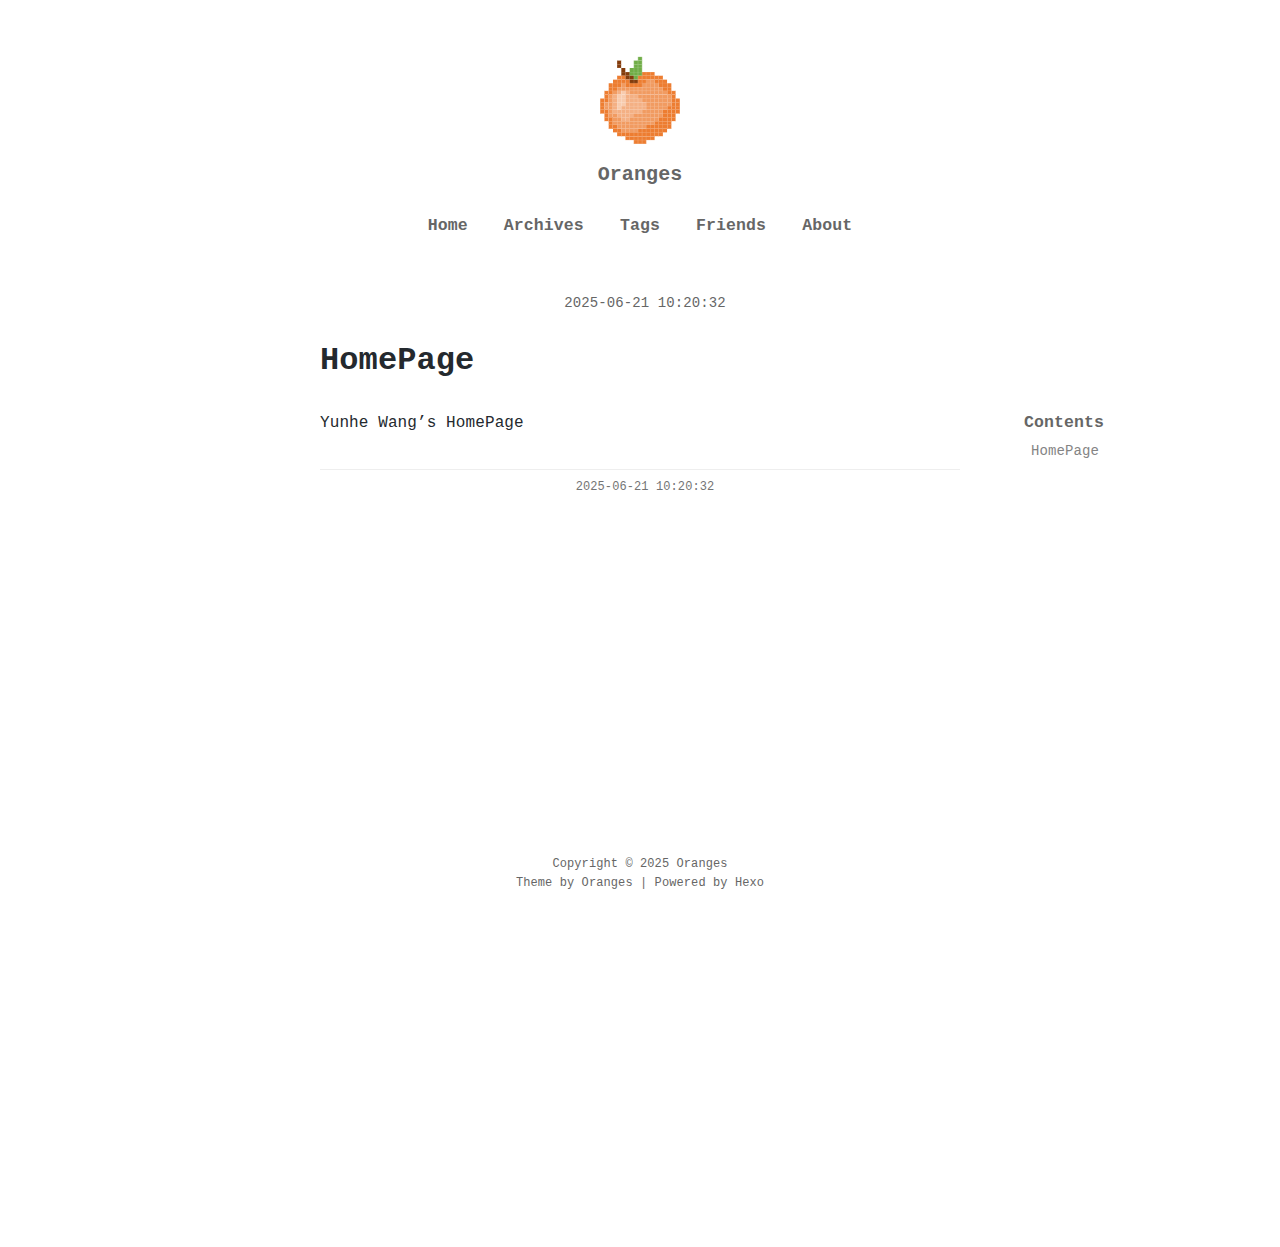
<file: README.html>
<!DOCTYPE html>
<html lang="en" color-mode="light">

  <head>
  <meta charset="utf-8">
  <meta name="viewport" content="width=device-width, initial-scale=1" />
  <meta name="author" content="John Doe" />
  <!-- Open Graph Description 简短摘要-->
  
  <!-- 用于搜索引擎的文章摘要 -->
  
  
  
  <title>
    
     Hexo
  </title>

  
    <link rel="apple-touch-icon" href="/images/favicon.png">
    <link rel="icon" href="/images/favicon.png">
  

  <!-- Raleway-Font -->
  <link href="https://fonts.googleapis.com/css?family=Raleway&display=swap" rel="stylesheet">

  <!-- hexo site css -->
  <link rel="stylesheet" href="/css/main.css" />
  <link rel="stylesheet" href="//at.alicdn.com/t/font_1886449_67xjft27j1l.css" />
  <!-- 代码块风格 -->
  

  <!-- jquery3.3.1 -->
  
    <script defer type="text/javascript" src="/plugins/jquery.min.js"></script>
  

  <!-- fancybox -->
  
    <link href="/plugins/jquery.fancybox.min.css" rel="stylesheet">
    <script defer type="text/javascript" src="/plugins/jquery.fancybox.min.js"></script>
  
  
<script src="/js/fancybox.js"></script>


  

  

  <script>
    var html = document.documentElement
    const colorMode = localStorage.getItem('color-mode')
    if (colorMode) {
      document.documentElement.setAttribute('color-mode', colorMode)
    }
  </script>
<meta name="generator" content="Hexo 7.3.0"></head>


  <body>
    <div id="app">
      <div class="header">
  <div class="avatar">
    <a href="/">
      <!-- 头像取消懒加载，添加no-lazy -->
      
        <img src="/images/avatar.png" alt="">
      
    </a>
    <div class="nickname"><a href="/">Oranges</a></div>
  </div>
  <div class="navbar">
    <ul>
      
        <li class="nav-item" data-path="/">
          <a href="/">Home</a>
        </li>
      
        <li class="nav-item" data-path="/archives/">
          <a href="/archives/">Archives</a>
        </li>
      
        <li class="nav-item" data-path="/tags/">
          <a href="/tags/">Tags</a>
        </li>
      
        <li class="nav-item" data-path="/friends/">
          <a href="/friends/">Friends</a>
        </li>
      
        <li class="nav-item" data-path="/about/">
          <a href="/about/">About</a>
        </li>
      
    </ul>
  </div>
</div>


<script src="/js/activeNav.js"></script>



      <div class="flex-container">
        <!-- 文章详情页，展示文章具体内容，url形式：https://yoursite/文章标题/ -->
<!-- 同时为「标签tag」，「朋友friend」，「分类categories」，「关于about」页面的承载页面，具体展示取决于page.type -->


  <!-- LaTex Display -->

  
    <script async type="text/javascript" src="/plugins/mathjax/tex-chtml.js"></script>
  
  <script>
    MathJax = {
      tex: {
        inlineMath: [['$', '$'], ['\\(', '\\)']]
      }
    }
  </script>





  <!-- clipboard -->

  
    <script async type="text/javascript" src="/plugins/clipboard.min.js"></script>
  
  
<script src="/js/codeCopy.js"></script>







  

  

  

  
  <!-- 文章内容页 url形式：https://yoursite/文章标题/ -->
  <div class="container post-details" id="post-details">
    <div class="post-content">
      <div class="post-title"></div>
      <div class="post-attach">
        <span class="post-pubtime">
          <i class="iconfont icon-updatetime mr-10" title="Update time"></i>
          2025-06-21 10:20:32
        </span>
        
      </div>
      <div class="markdown-body">
        <h1 id="HomePage"><a href="#HomePage" class="headerlink" title="HomePage"></a>HomePage</h1><p>Yunhe Wang’s HomePage</p>

      </div>
      
        <div class="prev-or-next">
          <div class="post-foot-next">
            
          </div>
          <div class="post-attach">
            <span class="post-pubtime">
              <i class="iconfont icon-updatetime mr-10" title="Update time"></i>
              2025-06-21 10:20:32
            </span>
            
          </div>
          <div class="post-foot-prev">
            
          </div>
        </div>
      
    </div>
    
  <div id="btn-catalog" class="btn-catalog">
    <i class="iconfont icon-catalog"></i>
  </div>
  <div class="post-catalog hidden" id="catalog">
    <div class="title">Contents</div>
    <div class="catalog-content">
      
        <ol class="toc"><li class="toc-item toc-level-1"><a class="toc-link" href="#HomePage"><span class="toc-text">HomePage</span></a></li></ol>
      
    </div>
  </div>

  
<script src="/js/catalog.js"></script>




    
      <div class="comments-container">
        







      </div>
    
  </div>


        
<div class="footer">
  <div class="social">
    <ul>
      
        <li>
          
              <a title="github" target="_blank" rel="noopener" href="https://github.com/zchengsite/hexo-theme-oranges">
                <i class="iconfont icon-github"></i>
              </a>
              
        </li>
        
    </ul>
  </div>
  
    
    <div class="footer-more">
      
        <a target="_blank" rel="noopener" href="https://github.com/zchengsite/hexo-theme-oranges">Copyright © 2025 Oranges</a>
        
    </div>
  
    
    <div class="footer-more">
      
        <a target="_blank" rel="noopener" href="https://github.com/zchengsite/hexo-theme-oranges">Theme by Oranges | Powered by Hexo</a>
        
    </div>
  
  
</div>

      </div>

      <div class="tools-bar">
        <div class="back-to-top tools-bar-item hidden">
  <a href="javascript: void(0)">
    <i class="iconfont icon-chevronup"></i>
  </a>
</div>


<script src="/js/backtotop.js"></script>



        
  <div class="search-icon tools-bar-item" id="search-icon">
    <a href="javascript: void(0)">
      <i class="iconfont icon-search"></i>
    </a>
  </div>

  <div class="search-overlay hidden">
    <div class="search-content" tabindex="0">
      <div class="search-title">
        <span class="search-icon-input">
          <a href="javascript: void(0)">
            <i class="iconfont icon-search"></i>
          </a>
        </span>
        
          <input type="text" class="search-input" id="search-input" placeholder="Search...">
        
        <span class="search-close-icon" id="search-close-icon">
          <a href="javascript: void(0)">
            <i class="iconfont icon-close"></i>
          </a>
        </span>
      </div>
      <div class="search-result" id="search-result"></div>
    </div>
  </div>

  <script type="text/javascript">
    var inputArea = document.querySelector("#search-input")
    var searchOverlayArea = document.querySelector(".search-overlay")

    inputArea.onclick = function() {
      getSearchFile()
      this.onclick = null
    }

    inputArea.onkeydown = function() {
      if(event.keyCode == 13)
        return false
    }

    function openOrHideSearchContent() {
      let isHidden = searchOverlayArea.classList.contains('hidden')
      if (isHidden) {
        searchOverlayArea.classList.remove('hidden')
        document.body.classList.add('hidden')
        // inputArea.focus()
      } else {
        searchOverlayArea.classList.add('hidden')
        document.body.classList.remove('hidden')
      }
    }

    function blurSearchContent(e) {
      if (e.target === searchOverlayArea) {
        openOrHideSearchContent()
      }
    }

    document.querySelector("#search-icon").addEventListener("click", openOrHideSearchContent, false)
    document.querySelector("#search-close-icon").addEventListener("click", openOrHideSearchContent, false)
    searchOverlayArea.addEventListener("click", blurSearchContent, false)

    var searchFunc = function (path, search_id, content_id) {
      'use strict';
      var $input = document.getElementById(search_id);
      var $resultContent = document.getElementById(content_id);
      $resultContent.innerHTML = "<ul><span class='local-search-empty'>First search, index file loading, please wait...<span></ul>";
      $.ajax({
        // 0x01. load xml file
        url: path,
        dataType: "xml",
        success: function (xmlResponse) {
          // 0x02. parse xml file
          var datas = $("entry", xmlResponse).map(function () {
            return {
              title: $("title", this).text(),
              content: $("content", this).text(),
              url: $("url", this).text()
            };
          }).get();
          $resultContent.innerHTML = "";

          $input.addEventListener('input', function () {
            // 0x03. parse query to keywords list
            var str = '<ul class=\"search-result-list\">';
            var keywords = this.value.trim().toLowerCase().split(/[\s\-]+/);
            $resultContent.innerHTML = "";
            if (this.value.trim().length <= 0) {
              return;
            }
            // 0x04. perform local searching
            datas.forEach(function (data) {
              var isMatch = true;
              var content_index = [];
              if (!data.title || data.title.trim() === '') {
                data.title = "Untitled";
              }
              var orig_data_title = data.title.trim();
              var data_title = orig_data_title.toLowerCase();
              var orig_data_content = data.content.trim().replace(/<[^>]+>/g, "");
              var data_content = orig_data_content.toLowerCase();
              var data_url = data.url;
              var index_title = -1;
              var index_content = -1;
              var first_occur = -1;
              // only match artiles with not empty contents
              if (data_content !== '') {
                keywords.forEach(function (keyword, i) {
                  index_title = data_title.indexOf(keyword);
                  index_content = data_content.indexOf(keyword);

                  if (index_title < 0 && index_content < 0) {
                    isMatch = false;
                  } else {
                    if (index_content < 0) {
                      index_content = 0;
                    }
                    if (i == 0) {
                      first_occur = index_content;
                    }
                    // content_index.push({index_content:index_content, keyword_len:keyword_len});
                  }
                });
              } else {
                isMatch = false;
              }
              // 0x05. show search results
              if (isMatch) {
                str += "<li><a href='" + data_url + "' class='search-result-title'>" + orig_data_title + "</a>";
                var content = orig_data_content;
                if (first_occur >= 0) {
                  // cut out 100 characters
                  var start = first_occur - 20;
                  var end = first_occur + 80;

                  if (start < 0) {
                    start = 0;
                  }

                  if (start == 0) {
                    end = 100;
                  }

                  if (end > content.length) {
                    end = content.length;
                  }

                  var match_content = content.substr(start, end);

                  // highlight all keywords
                  keywords.forEach(function (keyword) {
                    var regS = new RegExp(keyword, "gi");
                    match_content = match_content.replace(regS, "<span class=\"search-keyword\">" + keyword + "</span>");
                  });

                  str += "<p class=\"search-result-abstract\">" + match_content + "...</p>"
                }
                str += "</li>";
              }
            });
            str += "</ul>";
            if (str.indexOf('<li>') === -1) {
              return $resultContent.innerHTML = "<ul><span class='local-search-empty'>No result<span></ul>";
            }
            $resultContent.innerHTML = str;
          });
        },
        error: function(xhr, status, error) {
          $resultContent.innerHTML = ""
          if (xhr.status === 404) {
            $resultContent.innerHTML = "<ul><span class='local-search-empty'>The search.xml file was not found, please refer to：<a href='https://github.com/zchengsite/hexo-theme-oranges#configuration' target='_black'>configuration</a><span></ul>";
          } else {
            $resultContent.innerHTML = "<ul><span class='local-search-empty'>The request failed, Try to refresh the page or try again later.<span></ul>";
          }
        }
      });
      $(document).on('click', '#search-close-icon', function() {
        $('#search-input').val('');
        $('#search-result').html('');
      });
    }

    var getSearchFile = function() {
        var path = "/search.xml";
        searchFunc(path, 'search-input', 'search-result');
    }
  </script>




        
  <div class="tools-bar-item theme-icon" id="switch-color-scheme">
    <a href="javascript: void(0)">
      <i id="theme-icon" class="iconfont icon-moon"></i>
    </a>
  </div>

  
<script src="/js/colorscheme.js"></script>





        
  
    <div class="share-icon tools-bar-item">
      <a href="javascript: void(0)" id="share-icon">
        <i class="iconfont iconshare"></i>
      </a>
      <div class="share-content hidden">
        
          <a class="share-item" href="https://twitter.com/intent/tweet?text=' +  + '&url=' + http%3A%2F%2Fexample.com%2FREADME.html + '" target="_blank" title="Twitter">
            <i class="iconfont icon-twitter"></i>
          </a>
        
        
          <a class="share-item" href="https://www.facebook.com/sharer.php?u=http://example.com/README.html" target="_blank" title="Facebook">
            <i class="iconfont icon-facebooksquare"></i>
          </a>
        
      </div>
    </div>
  
  
<script src="/js/shares.js"></script>



      </div>
    </div>
  </body>
</html>
</file>
<file: css/main.css>
.article-entry pre,
.article-entry .highlight {
  background: #2d2d2d;
  margin: 0 -20px;
  padding: 15px 20px;
  border-style: solid;
  border-color: color-border;
  border-width: 1px 0;
  overflow: auto;
  color: #ccc;
  line-height: 22.400000000000002px
}

.article-entry .highlight .gutter pre,
.article-entry .gist .gist-file .gist-data .line-numbers {
  color: #666;
  font-size: .85em
}

.article-entry pre,
.article-entry code {
  font-family: "Source Code Pro", Consolas, Monaco, Menlo, Consolas, monospace
}

.article-entry code {
  background: color-background;
  text-shadow: 0 1px #fff;
  padding: 0 .3em
}

.article-entry pre code {
  background: none;
  text-shadow: none;
  padding: 0
}

.article-entry .highlight pre {
  border: none;
  margin: 0;
  padding: 0
}

.article-entry .highlight table {
  margin: 0;
  width: auto
}

.article-entry .highlight td {
  border: none;
  padding: 0
}

.article-entry .highlight figcaption {
  font-size: .85em;
  color: #999;
  line-height: 1em;
  margin-bottom: 1em;
}

.article-entry .highlight figcaption a {
  float: right
}

.article-entry .highlight .gutter pre {
  text-align: right;
  padding-right: 20px
}

.article-entry .highlight .line {
  height: 22.400000000000002px
}

.article-entry .highlight .line.marked {
  background: #515151
}

.article-entry .gist {
  margin: 0 -20px;
  border-style: solid;
  border-color: color-border;
  border-width: 1px 0;
  background: #2d2d2d;
  padding: 15px 20px 15px 0;
}

.article-entry .gist .gist-file {
  border: none;
  font-family: "Source Code Pro", Consolas, Monaco, Menlo, Consolas, monospace;
  margin: 0;
}

.article-entry .gist .gist-file .gist-data {
  background: none;
  border: none;
}

.article-entry .gist .gist-file .gist-data .line-numbers {
  background: none;
  border: none;
  padding: 0 20px 0 0
}

.article-entry .gist .gist-file .gist-data .line-data {
  padding: 0 !important
}

.article-entry .gist .gist-file .highlight {
  margin: 0;
  padding: 0;
  border: none
}

.article-entry .gist .gist-file .gist-meta {
  background: #2d2d2d;
  color: #999;
  font: .85em -apple-system, BlinkMacSystemFont, "Segoe UI", "Roboto", "Oxygen", "Ubuntu", "Cantarell", "Fira Sans", "Droid Sans", "Helvetica Neue", sans-serif;
  text-shadow: 0 0;
  padding: 0;
  margin-top: 1em;
  margin-left: 20px;
}

.article-entry .gist .gist-file .gist-meta a {
  color: #258fb8;
  font-weight: normal;
}

.article-entry .gist .gist-file .gist-meta a:hover {
  text-decoration: underline
}

pre .comment,
pre .title {
  color: #999
}

pre .variable,
pre .attribute,
pre .tag,
pre .regexp,
pre .ruby .constant,
pre .xml .tag .title,
pre .xml .pi,
pre .xml .doctype,
pre .html .doctype,
pre .css .id,
pre .css .class,
pre .css .pseudo {
  color: #f2777a
}

pre .number,
pre .preprocessor,
pre .built_in,
pre .literal,
pre .params,
pre .constant {
  color: #f99157
}

pre .class,
pre .ruby .class .title,
pre .css .rules .attribute {
  color: #9c9
}

pre .string,
pre .value,
pre .inheritance,
pre .header,
pre .ruby .symbol,
pre .xml .cdata {
  color: #9c9
}

pre .css .hexcolor {
  color: #6cc
}

pre .function,
pre .python .decorator,
pre .python .title,
pre .ruby .function .title,
pre .ruby .title .keyword,
pre .perl .sub,
pre .javascript .title,
pre .coffeescript .title {
  color: #69c
}

pre .keyword,
pre .javascript .function {
  color: #c9c
}

.markdown-body .highlight {
  color: #ccc;
  background-color: #2d2d2d;
  border-radius: 5px;
}

.markdown-body .highlight table td {
  padding: 0;
  border: none;
}

.markdown-body .highlight table tr {
  border: none;
}

.markdown-body .highlight .gutter pre {
  color: #999;
  background: #1b1b1b;
}

.highlight .code pre {
  width: 100%;
  padding-left: 10px;
  padding-right: 10px;
  background-color: #2d2d2d !important;
}

.markdown-body .highlight table tbody pre {
  border-radius: 0;
}

details summary {
  outline: none;
  cursor: pointer;
}
figure {
  position: relative;
}

figure figcaption {
  padding-left: 1rem;
  background-color: #1b1b1b;
  border-top-left-radius: 5px;
  border-top-right-radius: 5px;
}

figure table .gutter {
  user-select: none;
}

figure .pin-copy {
  position: absolute;
  top: 0;
  right: 1rem;
  cursor: pointer;
}

@font-face {
  font-family: octicons-link;
  src: url([data-uri])
    format("woff");
}

.markdown-body .pl-c {
  color: #6a737d;
}

.markdown-body .pl-c1,
.markdown-body .pl-s .pl-v {
  color: #005cc5;
}

.markdown-body .pl-e,
.markdown-body .pl-en {
  color: #6f42c1;
}

.markdown-body .pl-smi,
.markdown-body .pl-s .pl-s1 {
  color: #24292e;
}

.markdown-body .pl-ent {
  color: #22863a;
}

.markdown-body .pl-k {
  color: #d73a49;
}

.markdown-body .pl-s,
.markdown-body .pl-pds,
.markdown-body .pl-s .pl-pse .pl-s1,
.markdown-body .pl-sr,
.markdown-body .pl-sr .pl-cce,
.markdown-body .pl-sr .pl-sre,
.markdown-body .pl-sr .pl-sra {
  color: #032f62;
}

.markdown-body .pl-v,
.markdown-body .pl-smw {
  color: #e36209;
}

.markdown-body .pl-bu {
  color: #b31d28;
}

.markdown-body .pl-ii {
  color: #fafbfc;
  background-color: #b31d28;
}

.markdown-body .pl-c2 {
  color: #fafbfc;
  background-color: #d73a49;
}

.markdown-body .pl-c2::before {
  content: "^M";
}

.markdown-body .pl-sr .pl-cce {
  font-weight: bold;
  color: #22863a;
}

.markdown-body .pl-ml {
  color: #735c0f;
}

.markdown-body .pl-mh,
.markdown-body .pl-mh .pl-en,
.markdown-body .pl-ms {
  font-weight: bold;
  color: #005cc5;
}

.markdown-body .pl-mi {
  font-style: italic;
  color: #24292e;
}

.markdown-body .pl-mb {
  font-weight: bold;
  color: #24292e;
}

.markdown-body .pl-md {
  color: #b31d28;
  background-color: #ffeef0;
}

.markdown-body .pl-mi1 {
  color: #22863a;
  background-color: #f0fff4;
}

.markdown-body .pl-mc {
  color: #e36209;
  background-color: #ffebda;
}

.markdown-body .pl-mi2 {
  color: #f6f8fa;
  background-color: #005cc5;
}

.markdown-body .pl-mdr {
  font-weight: bold;
  color: #6f42c1;
}

.markdown-body .pl-ba {
  color: #586069;
}

.markdown-body .pl-sg {
  color: #959da5;
}

.markdown-body .pl-corl {
  text-decoration: underline;
  color: #032f62;
}

.markdown-body .octicon {
  display: inline-block;
  vertical-align: text-top;
  fill: currentColor;
}

.markdown-body a {
  background-color: transparent;
}

.markdown-body a:active,
.markdown-body a:hover {
  outline-width: 0;
}

.markdown-body strong {
  font-weight: inherit;
}

.markdown-body strong {
  font-weight: bolder;
}

.markdown-body h1 {
  font-size: 2em;
  margin: 0.67em 0;
}

.markdown-body img {
  border-style: none;
}

.markdown-body code,
.markdown-body kbd,
.markdown-body pre {
  font-family: monospace, monospace;
  font-size: 1em;
}

.markdown-body hr {
  box-sizing: content-box;
  height: 0;
  overflow: visible;
}

.markdown-body input {
  font: inherit;
  margin: 0;
}

.markdown-body input {
  overflow: visible;
}

.markdown-body [type="checkbox"] {
  box-sizing: border-box;
  padding: 0;
}

.markdown-body * {
  box-sizing: border-box;
}

.markdown-body input {
  font-family: inherit;
  font-size: inherit;
  line-height: inherit;
}

.markdown-body a {
  color: var(--color-text-a);
  text-decoration: none;
  border-bottom: 1px solid var(--color-text-a);
  font-size: 1em;
  transition: color 0.3s;
}

.markdown-body a:hover {
  text-decoration: none;
  color: var(--color-text-a-hover);
  border-bottom: 1px solid var(--color-text-a-hover);
}

.markdown-body strong {
  font-weight: 600;
}

.markdown-body hr {
  height: 0;
  margin: 15px 0;
  overflow: hidden;
  background: transparent;
  border: 0;
  border-bottom: 1px solid #dfe2e5;
}

.markdown-body hr::before {
  display: table;
  content: "";
}

.markdown-body hr::after {
  display: table;
  clear: both;
  content: "";
}

.markdown-body table {
  border-spacing: 0;
  border-collapse: collapse;
}

.markdown-body td,
.markdown-body th {
  padding: 0;
}

.markdown-body h1,
.markdown-body h2,
.markdown-body h3,
.markdown-body h4,
.markdown-body h5,
.markdown-body h6 {
  margin-top: 0;
  margin-bottom: 0;
}

.markdown-body h1 {
  font-size: 32px;
  font-weight: 600;
}

.markdown-body h2 {
  font-size: 24px;
  font-weight: 600;
}

.markdown-body h3 {
  font-size: 20px;
  font-weight: 600;
}

.markdown-body h4 {
  font-size: 16px;
  font-weight: 600;
}

.markdown-body h5 {
  font-size: 14px;
  font-weight: 600;
}

.markdown-body h6 {
  font-size: 12px;
  font-weight: 600;
}

.markdown-body p {
  margin-top: 0;
  margin-bottom: 10px;
}

.markdown-body blockquote {
  margin: 0;
}

.markdown-body ul,
.markdown-body ol {
  padding-left: 0;
  margin-top: 0;
  margin-bottom: 0;
}

.markdown-body ol ol,
.markdown-body ul ol {
  list-style-type: lower-roman;
}

.markdown-body ul ul ol,
.markdown-body ul ol ol,
.markdown-body ol ul ol,
.markdown-body ol ol ol {
  list-style-type: lower-alpha;
}

.markdown-body dd {
  margin-left: 0;
}

.markdown-body code {
  font-family: "SFMono-Regular", Consolas, "Liberation Mono", Menlo, Courier,
    monospace;
  font-size: 12px;
}

.markdown-body pre {
  margin-top: 0;
  margin-bottom: 0;
  font-family: "SFMono-Regular", Consolas, "Liberation Mono", Menlo, Courier,
    monospace;
  font-size: 12px;
}

.markdown-body .octicon {
  vertical-align: text-bottom;
}

.markdown-body .pl-0 {
  padding-left: 0 !important;
}

.markdown-body .pl-1 {
  padding-left: 4px !important;
}

.markdown-body .pl-2 {
  padding-left: 8px !important;
}

.markdown-body .pl-3 {
  padding-left: 16px !important;
}

.markdown-body .pl-4 {
  padding-left: 24px !important;
}

.markdown-body .pl-5 {
  padding-left: 32px !important;
}

.markdown-body .pl-6 {
  padding-left: 40px !important;
}

.markdown-body::before {
  display: table;
  content: "";
}

.markdown-body::after {
  display: table;
  clear: both;
  content: "";
}

.markdown-body > *:first-child {
  margin-top: 0 !important;
}

.markdown-body > *:last-child {
  margin-bottom: 0 !important;
}

.markdown-body a:not([href]) {
  color: inherit;
  text-decoration: none;
}

.markdown-body .anchor {
  float: left;
  padding-right: 4px;
  margin-left: -20px;
  line-height: 1;
}

.markdown-body .anchor:focus {
  outline: none;
}

.markdown-body p,
.markdown-body blockquote,
.markdown-body ul,
.markdown-body ol,
.markdown-body dl,
.markdown-body table,
.markdown-body pre {
  margin-top: 0;
  margin-bottom: 16px;
}

.markdown-body hr {
  height: 0.25em;
  padding: 0;
  margin: 24px 0;
  background-color: #e1e4e8;
  border: 0;
}

.markdown-body blockquote {
  /*margin: 3rem 0;*/
  padding: 15px;
  color: var(--color-block-md-quote);
  border-left: 0.25em solid var(--color-block-md-quote);
  background: var(--bg-block-md-quote);
  border-radius: 3px;
}

.markdown-body blockquote > :first-child {
  margin-top: 0;
}

.markdown-body blockquote > :last-child {
  margin-bottom: 0;
}

.markdown-body kbd {
  display: inline-block;
  padding: 3px 5px;
  font-size: 11px;
  line-height: 10px;
  color: #444d56;
  vertical-align: middle;
  background-color: #fafbfc;
  border: solid 1px #c6cbd1;
  border-bottom-color: #959da5;
  border-radius: 3px;
  box-shadow: inset 0 -1px 0 #959da5;
}

.markdown-body h1,
.markdown-body h2,
.markdown-body h3,
.markdown-body h4,
.markdown-body h5,
.markdown-body h6 {
  margin-top: 24px;
  margin-bottom: 16px;
  font-weight: 600;
  line-height: 1.25;
}

.markdown-body h1 .headerlink,
.markdown-body h2 .headerlink,
.markdown-body h3 .headerlink,
.markdown-body h4 .headerlink,
.markdown-body h5 .headerlink,
.markdown-body h6 .headerlink {
  position: relative;
  text-decoration: none;
}

.markdown-body h1 .headerlink::before,
.markdown-body h2 .headerlink::before,
.markdown-body h3 .headerlink::before,
.markdown-body h4 .headerlink::before,
.markdown-body h5 .headerlink::before,
.markdown-body h6 .headerlink::before {
  content: "#";
  position: absolute;
  right: 5px;
  font-weight: bold;
  opacity: 0;
  transition: opacity 0.3s, width 0.3s;
}

.markdown-body h1:hover .headerlink::before,
.markdown-body h2:hover .headerlink::before,
.markdown-body h3:hover .headerlink::before,
.markdown-body h4:hover .headerlink::before,
.markdown-body h5:hover .headerlink::before,
.markdown-body h6:hover .headerlink::before {
  content: "#";
  position: absolute;
  right: 5px;
  opacity: 1;
}

.markdown-body h1 .octicon-link,
.markdown-body h2 .octicon-link,
.markdown-body h3 .octicon-link,
.markdown-body h4 .octicon-link,
.markdown-body h5 .octicon-link,
.markdown-body h6 .octicon-link {
  color: #1b1f23;
  vertical-align: middle;
  visibility: hidden;
}

.markdown-body h1:hover .anchor,
.markdown-body h2:hover .anchor,
.markdown-body h3:hover .anchor,
.markdown-body h4:hover .anchor,
.markdown-body h5:hover .anchor,
.markdown-body h6:hover .anchor {
  text-decoration: none;
}

.markdown-body h1:hover .anchor .octicon-link,
.markdown-body h2:hover .anchor .octicon-link,
.markdown-body h3:hover .anchor .octicon-link,
.markdown-body h4:hover .anchor .octicon-link,
.markdown-body h5:hover .anchor .octicon-link,
.markdown-body h6:hover .anchor .octicon-link {
  visibility: visible;
}

.markdown-body h1 {
  padding-bottom: 0.3em;
  font-size: 2em;
}

.markdown-body h2 {
  padding-bottom: 0.3em;
  font-size: 1.5em;
}

.markdown-body h3 {
  font-size: 1.25em;
}

.markdown-body h4 {
  font-size: 1em;
}

.markdown-body h5 {
  font-size: 0.875em;
}

.markdown-body h6 {
  font-size: 0.85em;
  color: #6a737d;
}

.markdown-body ul,
.markdown-body ol {
  padding-left: 2em;
}

.markdown-body ul ul,
.markdown-body ul ol,
.markdown-body ol ol,
.markdown-body ol ul {
  margin-top: 0;
  margin-bottom: 0;
}

.markdown-body li {
  word-wrap: break-all;
}

.markdown-body li > p {
  margin-top: 16px;
}

.markdown-body li + li {
  margin-top: 0.25em;
}

.markdown-body dl {
  padding: 0;
}

.markdown-body dl dt {
  padding: 0;
  margin-top: 16px;
  font-size: 1em;
  font-style: italic;
  font-weight: 600;
}

.markdown-body dl dd {
  padding: 0 16px;
  margin-bottom: 16px;
}

.markdown-body table {
  display: block;
  width: 100%;
  overflow: auto;
}

.markdown-body table th {
  font-weight: 600;
}

.markdown-body table th,
.markdown-body table td {
  padding: 6px 13px;
  border: 2px solid var(--color-border-md-table);
}

.markdown-body table tr {
  background-color: var(--bg-block-md-table);
  border-top: 2px solid var(--color-border-md-table);
}

.markdown-body table tr:nth-child(2n) {
  background-color: var(--bg-block-md-table-2);
}

.markdown-body img {
  max-width: 90%;
  display: block;
  margin: 0 auto;
  box-sizing: content-box;
  background-color: #fff;
}

.markdown-body img[align="right"] {
  padding-left: 20px;
}

.markdown-body img[align="left"] {
  padding-right: 20px;
}

.markdown-body code {
  padding: 3px 5px;
  margin: 0 2px;
  font-size: 85%;
  /* font-weight: 600; */
  border-radius: 3px;
  background-color: var(--bg-text-md-code);
  color: var(--color-text-md-code);
}

.markdown-body pre {
  word-wrap: normal;
}

.markdown-body pre > code {
  padding: 0;
  margin: 0;
  font-size: 100%;
  word-break: normal;
  white-space: pre;
  background: transparent;
  border: 0;
  color: #333;
}

.markdown-body .highlight {
  margin-bottom: 16px;
}

.markdown-body .highlight pre {
  margin-bottom: 0;
  word-break: normal;
}

.markdown-body .highlight pre,
.markdown-body pre {
  padding: 10px;
  overflow: auto;
  font-size: 90%;
  line-height: 1.8;
  background-color: var(--bg-block-md-pre);
  border-radius: 5px;
}

.markdown-body pre code {
  display: inline;
  max-width: auto;
  padding: 0;
  margin: 0;
  overflow: visible;
  line-height: inherit;
  word-wrap: normal;
  background-color: transparent;
  border: 0;
  color: var(--color-text-md-pre)
}

.markdown-body .full-commit .btn-outline:not(:disabled):hover {
  color: #005cc5;
  border-color: #005cc5;
}

.markdown-body kbd {
  display: inline-block;
  padding: 3px 5px;
  font: 11px "SFMono-Regular", Consolas, "Liberation Mono", Menlo, Courier,
    monospace;
  line-height: 10px;
  color: #444d56;
  vertical-align: middle;
  background-color: #fafbfc;
  border: solid 1px #d1d5da;
  border-bottom-color: #c6cbd1;
  border-radius: 3px;
  box-shadow: inset 0 -1px 0 #c6cbd1;
}

.markdown-body :checked + .radio-label {
  position: relative;
  z-index: 1;
  border-color: #0366d6;
}

.markdown-body .task-list-item {
  list-style-type: none;
}

.markdown-body .task-list-item + .task-list-item {
  margin-top: 3px;
}

.markdown-body .task-list-item input {
  margin: 0 0.2em 0.25em -1.6em;
  vertical-align: middle;
}

.markdown-body hr {
  border-bottom-color: #eee;
}

/* valine comments style sheets */

.comments-container {
  color: var(--color-text-a);
}

.comments-container .vwrap {
  color: var(--color-text-a);
}

.vheader input::-webkit-input-placeholder, .vheader input {
  color: var(--color-text-a) !important;
}

.vedit textarea::-webkit-input-placeholder, .vedit textarea {
  color: var(--color-text-a) !important;
}

.vicon {
  fill: var(--color-text-a) !important;
}

.vbtn {
  color: var(--color-text-a) !important;
}

.vcontent p {
  color: var(--color-text-a) !important;
}


#waline-comments {
  --waline-font-size: 16px;
}

/* light scheme */
:root[color-mode="light"] {
  --bg-body: #FFFFFF;
  --color-text-base: #666;
  --color-text-a: #666;
  --color-text-a-hover: #000000;
  --color-text-a-active: #000000;
  --color-text-sub: #8e8e8e;
  --color-text-md-title: #24292e;
  --color-text-md-content: #24292e;
  --color-text-md-code: #e96900;
  --bg-text-md-code: #f8f8f8;
  --bg-block-md-quote: #EEEEEE;
  --color-block-md-quote: #555555;
  --color-divider-md-border: #5858581a;
  --bg-content-search: rgb(255 255 255 / 60%);
  --bg-block-md-pre: #e6e6e6;
  --color-text-md-pre: #555555;
  --bg-block-md-table: #ffffff;
  --bg-block-md-table-2: #f6f8fa;
  --color-border-md-table: #dfe2e5;
}

/* dark scheme */
:root[color-mode="dark"] {
  --bg-body: #2E3440;
  --color-text-base: #C1C2C5;
  --color-text-a: #C1C2C5;
  --color-text-a-hover: #FFFFFF;
  --color-text-a-active: #FFFFFF;
  --color-text-sub: #8e8e8e;
  --color-text-md-title: #eceff4;
  --color-text-md-content: #eceff4;
  --color-text-md-code: #e96900;
  --bg-text-md-code: #3b4252;
  --bg-block-md-quote: #3a4252;
  --color-block-md-quote: #abb9cf;
  --color-divider-md-border: #ffffff4f;
  --bg-content-search: rgb(59 66 82 / 60%);
  --bg-block-md-pre: #3a4252;
  --color-text-md-pre: #abb9cf;
  --bg-block-md-table: #2E3440;
  --bg-block-md-table-2: #313744;
  --color-border-md-table: #4c566a;
}

* {
  margin: 0;
  padding: 0;
}

html, body {
  font-size: 10px;
  letter-spacing: 0.01rem;
  background-color: var(--bg-body);
  transition: color 400ms ease-in-out 0s, background-color 400ms ease-in-out 0s;
  font-family: Consolas, "Liberation Mono", Menlo, Monaco, "Source Han Sans CN", "PingFang SC", "Hiragino Sans GB", "Microsoft YaHei", sans-serif
}

body.hidden {
  overflow: hidden;
  padding-right: 6px;
}

.markdown-body {
  -ms-text-size-adjust: 100%;
  -webkit-text-size-adjust: 100%;
  line-height: 2;
  color: #24292e;
  font-size: 1.6rem;
  line-height: 2;
  word-wrap: break-word;
  color: var(--color-text-md-content)
}

@media (max-width: 768px) {
  .markdown-body {
    font-size: 1.4rem;
  }
}

#app {
  position: relative;
  margin: 0 auto;
}

/*控制整个滚动条*/
::-webkit-scrollbar {
    background-color: transparent;
    width: 6px;
    height: 6px;
    background-clip: padding-box;
}

/*滚动条中滑块部分*/
::-webkit-scrollbar-thumb {
  background-color: rgba(144,147,153,.5);
  /* border-radius: 5px; */
  transition: background-color 0.3s ease;
}

::-webkit-scrollbar-thumb:hover {
  background-color: #a4a4a4;
}

a {
  color: var(--color-text-a);
  text-decoration: none;
  background-color: transparent;
  transition: color 0.3s;
}

a:hover {
  color: var(--color-text-a-hover);
}

.flex-container {
  min-height: calc(100vh - 290px);
  display: flex;
  flex-direction: column;
  justify-content: space-between;
  margin-left: calc(100vw - 100%);
  /*transition: all 0.3s ease;*/
}

.header {
  padding: 50px 0;
}

.container {
  width: 50%;
  margin: 0 auto;
}

.index .post-list,
.friend-index .friend-list,
.archives .post-list,
.tag-index .tag-list,
.about-index .markdown-body {
  padding: 0 40px;
}

.category-index .category-list {
  padding: 0 110px;
}

.btn-catalog {
  display: none;
}

@media (max-width: 888px) {
  .container {
    width: 90%;
  }
  .index .post-list,
  .friend-index .friend-list,
  .archives .post-list,
  .tag-index .tag-list,
  .about-index .markdown-body {
    padding: 0;
  }
  .category-index .category-list {
    padding: 0 40px;
  }
  .btn-catalog {
    display: block;
    position: fixed;
    top: 0;
    right: 0;
    height: 24px;
    width: 24px;
    padding: 10px;
    z-index: 999;
    color: var(--color-text-a);
    background-color: rgb(255 255 255 / 50%);
  }
  .btn-catalog i {
    font-size: 24px;
  }
  .post-catalog {
    top: 44px!important;
    bottom: unset!important;
    right: 0!important;
    width: unset!important;
    display: flex;
    justify-content: flex-end;
    padding: 10px!important;
    background-color: #fff;
    box-shadow: -1px 2px 5px 0px #999;
    opacity: .9;
    z-index: 9;
    border-top-left-radius: 4px;
    border-bottom-left-radius: 4px;
    transition: all 0.2s ease;
  }
  .post-catalog.hidden {
    opacity: 0!important;
    top: 0!important;
    z-index: -1!important;
  }
  .post-catalog .title {
    display: none;
  }
  .post-catalog .catalog-content {
    height: unset!important;
  }
  .back-to-top {
    opacity: 0;
    z-index: -1;
  }
}

@media (max-width: 1200px) and (min-width: 887px) {
  .index .post-list,
  .friend-index .friend-list,
  .archives .post-list,
  .tag-index .tag-list,
  .about-index .markdown-body {
    padding: 0 20px;
  }
}

.post-item {
  display: flex;
  font-size: 1.6rem;
  margin-bottom: 20px;
  align-items: center;
  line-height: 21px;
}

.post-item .time-m-d {
  flex-shrink: 0;
  margin-right: 30px;
  color: var(--color-text-base);
  font-size: 1.5rem;
  line-height: 21px;
  /*font-family: 'Raleway', 'Helvetica Neue', 'Arial', sans-serif;*/
}

.post-item .title {
  display: -webkit-box;
  -webkit-line-clamp: 2;
  -webkit-box-orient: vertical;
  word-wrap: break-word;
  overflow: hidden;
  text-overflow: ellipsis;
}

.post-item .title .post-top {
  font-weight: 600;
  font-size: 1.7rem;
  padding-right: 8px;
}

.tag-details .time-m-d, .archives .time-m-d, .category-details .time-m-d {
  margin: 0 30px;
}

.avatar {
  text-align: center;
  padding-bottom: 30px;
  margin-left: calc(100vw - 100%);
}

.avatar img {
  height: 100px;
  width: 100px;
  border-radius: 50%;
}

.avatar .nickname {
  font-size: 2rem;
  font-weight: 600;
  color: var(--color-text-a);
  padding-top: 10px;
}

.content {
  clear: both;
  padding: 0 20px;
}

.content-title {
  font-size: 1.6rem;
  color: var(--color-text-a);
  margin-bottom: 20px;
  /*font-family: 'Raleway', 'Helvetica Neue', 'Arial', sans-serif;*/
}

.navbar {
  margin-left: calc(100vw - 100%);
  display: flex;
  align-items: center;
  justify-content: center;
}

.navbar ul li {
  position: relative;
  display: inline-block;
  margin: 0 15px;
  font-size: 1.65rem;
  font-weight: bold;
  text-align: center;
}

.navbar ul li a {
  padding-bottom: 2px;
}

.navbar ul li a:hover::after {
  content: "";
  position: absolute;
  bottom: 3px;
  left: 5px;
  height: 6px;
  opacity: 0.45;
  background-color: gray;
  width: 89%;
}

.navbar ul li.active a {
  color: var(--color-text-a-active);
}

.navbar ul li.active a::after {
  content: "";
  position: absolute;
  bottom: 3px;
  left: 5px;
  height: 6px;
  opacity: 0.55;
  background-color: gray;
  width: 89%;
}

@media (max-width: 888px) {
  .navbar ul li {
    margin: 0 10px;
  }
}

@media (max-width: 390px) {
  .navbar ul li {
    margin: 0 3px;
  }
}

.post-navigation {
  font-size: 1.5rem;
  padding: 20px 90px;
  text-align: right;
  color: var(--color-text-base);
}

.post-navigation i {
  font-weight: 600;
}

.post-navigation .page-num {
  padding: 0 10px;
}

@media (max-width: 888px) {
  .post-navigation {
    padding: 20px 0;
  }
}

@media (max-width: 1200px) and (min-width: 887px) {
  .post-navigation {
    padding: 20px 20px;
  }
}

.tag-list li {
  font-size: 1.6rem;
  display: inline-block;
  padding: 10px;
}

.tag-list li .tag-list-link {
  position: relative;
  padding: 0 2px;
  border-radius: 2px;
}

/*.tag-list li .tag-list-link:hover {
  color: #fff;
}*/

/*.tag-list li .tag-list-link::after {
  content: "";
  position: absolute;
  top: 0;
  bottom: 0;
  left: -2px;
  right: -2px;
  transition: transform 0.1s linear;
  background: gray;
  opacity: 0.8;
  transform: scaleX(0);
  transform-origin: right;
  z-index: -1;
  border-radius: 2px;
}

.tag-list li .tag-list-link:hover::after {
  transform: scaleX(1);
  transform-origin: left;
}*/

.tag-list-count, .category-list-count {
  padding: 0 5px;
  color: #aaa;
  font-size: 1.2rem;
  vertical-align: top;
}

.category-list .category-list-item {
  font-size: 1.6rem;
  padding: 5px 0;
}

.category-list .category-list-item::marker {
  content: "• ";
  color: var(--color-text-base)
}

.category-list .category-list-item .category-list-child {
  padding-left: 30px;
}

.friend-list-item {
  font-size: 1.6rem;
  padding: 10px;
}

.friend-list-item .nickname {
  padding-right: 10px;
  color: var(--color-text-a)
}

.post-details .post-title {
  text-align: center;
  font-size: 2.2rem;
  font-weight: 600;
  color: var(--color-text-a);
  padding-bottom: 10px;
}

.post-details .post-attach {
  font-size: 1.4rem;
  text-align: center;
  padding-bottom: 30px;
  color: var(--color-text-a);
  display: flex;
  align-items: center;
  justify-content: center;
  flex-wrap: wrap;
}

.post-content {
  padding-bottom: 1rem;
}

.prev-or-next {
  font-size: 1.5rem;
  display: flex;
  justify-content: space-between;
  padding: 1rem 0;
  margin: 3rem 0;
  border-top: 1px solid var(--color-divider-md-border);
}

.prev-or-next .post-foot-next, .prev-or-next .post-foot-prev {
  white-space: nowrap;
}

.prev-or-next .post-attach {
  opacity: 0.9;
  font-size: 1.2rem;
  padding: 0 30px;
  display: flex;
  align-items: center;
  justify-content: center;
  flex-wrap: wrap;
}

.post-attach .post-pubtime, .post-attach .post-tags, .post-attach .post-categories {
  padding: 0 10px;
  display: flex;
  align-items: center;
}

@media (max-width: 768px) {
  .time-m-d {
    margin-right: 15px;
  }
  .tag-details .time-m-d, .archives .time-m-d {
    margin: 0 15px;
  }
}

.post-catalog {
  position: absolute;
  top: calc(290px + 88px + 30px);
  right: 50px;
  width: calc(20% - 50px);
  font-size: 1.4rem;
  padding-left: 10px;
}

.post-catalog .title {
  color: var(--color-text-base);
  font-size: 1.65rem;
  font-weight: bold;
  padding: 5px 0;
}

.catalog-content {
  overflow: auto;
}

.post-catalog .toc-child {
  padding-left: 10px;
}

.post-catalog li {
  list-style-type: none;
  overflow: hidden;
  white-space: nowrap;
  text-overflow: ellipsis;
  line-height: 2;
}

.toc-link {
  position: relative;
  padding: 3px 5px;
  opacity: 0.8;
  border-left: 2px solid transparent;
}

.toc-link.active {
  color: var(--color-text-a-active);
  opacity: 1;
}

.toc-link:hover::after {
  content: "";
  position: absolute;
  left: 5px;
  bottom: 2px;
  width: 6px;
  height: 69%;
  background-color: gray;
  opacity: 0.45;
}

.toc-link.active::after {
  content: "";
  position: absolute;
  left: 5px;
  bottom: 2px;
  width: 6px;
  height: 69%;
  background-color: gray;
  opacity: 0.55;
}

.search-overlay {
  position: fixed;
  top: 0;
  left: 0;
  bottom: 0;
  right: 0;
  background-color: rgba(0,0,0,0.3);
  transition: background-color 0.2s ease;
  visibility: visible;
  padding-right: 6px;
  backdrop-filter: blur(8px);
}

.search-overlay.hidden {
  background-color: transparent;
  visibility: hidden;
  transition: visibility 0s linear 0.2s, background-color 0.2s;
  padding-right: 0;
}

.search-overlay.hidden .search-content {
  position: relative;
  top: 15%;
  opacity: 0;
}

.search-content {
  position: relative;
  top: 18%;
  opacity: 1;
  background-color: transparent;
  z-index: 999;
  border-radius: 10px;
  margin: 0 2rem;
  transition: top 0.2s ease, opacity 0.2s ease;
  outline: 0;
}

@media (min-width: 768px) {
  .search-content {
    width: 520px;
    margin: 0 auto;
  }
}

.search-title {
  display: flex;
  justify-content: space-between;
  align-items: center;
  border-radius: 10px;
  background-color: var(--bg-content-search);
  padding: 0 8px;
  box-shadow: 0 1px 2px 0 rgba(60, 64, 67, .30), 0 1px 3px 1px rgba(60, 64, 67, .15);
}

.search-input {
  width: 100%;
  border: 0;
  outline: 0;
  background-color: transparent;
  padding: 0 10px;
  font-size: 1.6rem;
  height: 38px;
  line-height: 38px;
  color: var(--color-text-a);
}

.search-result {
  max-height: 350px;
  overflow: auto;
  background-color: var(--bg-content-search);
  border-radius: 10px;
  margin-top: 8px;
}

.search-result ul {
  padding: 10px;
}

.search-result-list li {
  list-style-type: none;
  padding: 10px;
  font-size: 1.6rem;
  border-bottom: 1px dashed var(--color-divider-md-border);
}

.search-result-list li:nth-last-of-type(1) {
  border-bottom: none;
}

.search-result-abstract {
  padding: 10px 10px 0 10px;
  font-size: 1.2rem;
  color: var(--color-text-sub);
  word-break: break-all;
}

.search-keyword {
  color: var(--color-text-md-code);
}

.local-search-empty {
  font-size: 1.6rem;
  color: var(--color-text-a);
}

.tools-bar {
  position: fixed;
  right: 2.2rem;
  bottom: 2.2rem;
}

.tools-bar .tools-bar-item {
  margin: 10px 0;
  font-weight: bold;
}

.tools-bar .back-to-top.hidden {
  display: none;
}

.share-icon {
  position: relative
}

.share-content {
  position: absolute;
  top: 0;
  right: 30px;
  display: flex;
  justify-content: space-around;
  align-items: center;
  transition: all 0.3s;
  z-index: 2;
}

.share-content.hidden {
  opacity: 0;
  z-index: -1;
  right: -10px;
}

.share-content .share-item {
  padding: 0 10px;
}

.pin-copy {
  position: relative;
}

.pin-copy:hover::before {
  content: "";
  position: absolute;
  left: 50%;
  top: -0.8rem;
  transform: translateX(-50%);
  border: 0.5rem solid rgba(0, 0, 0, 70%);
  border-bottom-color: transparent;
  border-left-color: transparent;
  border-right-color: transparent;
}

.pin-copy:hover::after {
  content: attr(data-text);
  position: absolute;
  left: 50%;
  top: -3rem;
  transform: translateX(-50%);
  background-color: rgba(0, 0, 0, 70%);
  color: #ffffff;
  border-radius: 3px;
  padding: 6px;
  font-size: 1rem;
  line-height: 1rem;
  white-space: nowrap;
}

.footer {
  padding-top: 30px;
  font-size: 1.2rem;
  color: #aaa;
}
.footer .social {
  padding-bottom: 5px;
}
.footer .social ul {
  text-align: center;
}
.footer .social ul li {
  display: inline-block;
  padding: 0 5px;
}
.footer .footer-more {
  padding-bottom: 5px;
  text-align: center;
}
.footer .footer-views {
  padding-bottom: 5px;
  text-align: center;
}
.mt-1 {
  margin-top: 1px;
}
.mr-1 {
  margin-right: 1px;
}
.mb-1 {
  margin-bottom: 1px;
}
.ml-1 {
  margin-left: 1px;
}
.mt-2 {
  margin-top: 2px;
}
.mr-2 {
  margin-right: 2px;
}
.mb-2 {
  margin-bottom: 2px;
}
.ml-2 {
  margin-left: 2px;
}
.mt-3 {
  margin-top: 3px;
}
.mr-3 {
  margin-right: 3px;
}
.mb-3 {
  margin-bottom: 3px;
}
.ml-3 {
  margin-left: 3px;
}
.mt-4 {
  margin-top: 4px;
}
.mr-4 {
  margin-right: 4px;
}
.mb-4 {
  margin-bottom: 4px;
}
.ml-4 {
  margin-left: 4px;
}
.mt-5 {
  margin-top: 5px;
}
.mr-5 {
  margin-right: 5px;
}
.mb-5 {
  margin-bottom: 5px;
}
.ml-5 {
  margin-left: 5px;
}
.mt-6 {
  margin-top: 6px;
}
.mr-6 {
  margin-right: 6px;
}
.mb-6 {
  margin-bottom: 6px;
}
.ml-6 {
  margin-left: 6px;
}
.mt-7 {
  margin-top: 7px;
}
.mr-7 {
  margin-right: 7px;
}
.mb-7 {
  margin-bottom: 7px;
}
.ml-7 {
  margin-left: 7px;
}
.mt-8 {
  margin-top: 8px;
}
.mr-8 {
  margin-right: 8px;
}
.mb-8 {
  margin-bottom: 8px;
}
.ml-8 {
  margin-left: 8px;
}
.mt-9 {
  margin-top: 9px;
}
.mr-9 {
  margin-right: 9px;
}
.mb-9 {
  margin-bottom: 9px;
}
.ml-9 {
  margin-left: 9px;
}
.mt-10 {
  margin-top: 10px;
}
.mr-10 {
  margin-right: 10px;
}
.mb-10 {
  margin-bottom: 10px;
}
.ml-10 {
  margin-left: 10px;
}
.mt-11 {
  margin-top: 11px;
}
.mr-11 {
  margin-right: 11px;
}
.mb-11 {
  margin-bottom: 11px;
}
.ml-11 {
  margin-left: 11px;
}
.mt-12 {
  margin-top: 12px;
}
.mr-12 {
  margin-right: 12px;
}
.mb-12 {
  margin-bottom: 12px;
}
.ml-12 {
  margin-left: 12px;
}
.mt-13 {
  margin-top: 13px;
}
.mr-13 {
  margin-right: 13px;
}
.mb-13 {
  margin-bottom: 13px;
}
.ml-13 {
  margin-left: 13px;
}
.mt-14 {
  margin-top: 14px;
}
.mr-14 {
  margin-right: 14px;
}
.mb-14 {
  margin-bottom: 14px;
}
.ml-14 {
  margin-left: 14px;
}
.mt-15 {
  margin-top: 15px;
}
.mr-15 {
  margin-right: 15px;
}
.mb-15 {
  margin-bottom: 15px;
}
.ml-15 {
  margin-left: 15px;
}
.mt-16 {
  margin-top: 16px;
}
.mr-16 {
  margin-right: 16px;
}
.mb-16 {
  margin-bottom: 16px;
}
.ml-16 {
  margin-left: 16px;
}
.mt-17 {
  margin-top: 17px;
}
.mr-17 {
  margin-right: 17px;
}
.mb-17 {
  margin-bottom: 17px;
}
.ml-17 {
  margin-left: 17px;
}
.mt-18 {
  margin-top: 18px;
}
.mr-18 {
  margin-right: 18px;
}
.mb-18 {
  margin-bottom: 18px;
}
.ml-18 {
  margin-left: 18px;
}
.mt-19 {
  margin-top: 19px;
}
.mr-19 {
  margin-right: 19px;
}
.mb-19 {
  margin-bottom: 19px;
}
.ml-19 {
  margin-left: 19px;
}
.mt-20 {
  margin-top: 20px;
}
.mr-20 {
  margin-right: 20px;
}
.mb-20 {
  margin-bottom: 20px;
}
.ml-20 {
  margin-left: 20px;
}
.mt-21 {
  margin-top: 21px;
}
.mr-21 {
  margin-right: 21px;
}
.mb-21 {
  margin-bottom: 21px;
}
.ml-21 {
  margin-left: 21px;
}
.mt-22 {
  margin-top: 22px;
}
.mr-22 {
  margin-right: 22px;
}
.mb-22 {
  margin-bottom: 22px;
}
.ml-22 {
  margin-left: 22px;
}
.mt-23 {
  margin-top: 23px;
}
.mr-23 {
  margin-right: 23px;
}
.mb-23 {
  margin-bottom: 23px;
}
.ml-23 {
  margin-left: 23px;
}
.mt-24 {
  margin-top: 24px;
}
.mr-24 {
  margin-right: 24px;
}
.mb-24 {
  margin-bottom: 24px;
}
.ml-24 {
  margin-left: 24px;
}
.mt-25 {
  margin-top: 25px;
}
.mr-25 {
  margin-right: 25px;
}
.mb-25 {
  margin-bottom: 25px;
}
.ml-25 {
  margin-left: 25px;
}
.mt-26 {
  margin-top: 26px;
}
.mr-26 {
  margin-right: 26px;
}
.mb-26 {
  margin-bottom: 26px;
}
.ml-26 {
  margin-left: 26px;
}
.mt-27 {
  margin-top: 27px;
}
.mr-27 {
  margin-right: 27px;
}
.mb-27 {
  margin-bottom: 27px;
}
.ml-27 {
  margin-left: 27px;
}
.mt-28 {
  margin-top: 28px;
}
.mr-28 {
  margin-right: 28px;
}
.mb-28 {
  margin-bottom: 28px;
}
.ml-28 {
  margin-left: 28px;
}
.mt-29 {
  margin-top: 29px;
}
.mr-29 {
  margin-right: 29px;
}
.mb-29 {
  margin-bottom: 29px;
}
.ml-29 {
  margin-left: 29px;
}
.mt-30 {
  margin-top: 30px;
}
.mr-30 {
  margin-right: 30px;
}
.mb-30 {
  margin-bottom: 30px;
}
.ml-30 {
  margin-left: 30px;
}
.v[data-class="v"] .vwrap .vheader .vinput:focus {
  border-bottom-color: #808080 !important;
}
.v[data-class="v"] .vbtn:active,
.v[data-class="v"] .vbtn:hover {
  border-color: #808080 !important;
}
.v[data-class="v"] .vcards .vcard .vh .vmeta .vat {
  color: #808080 !important;
}
.v[data-class="v"] a {
  color: #808080 !important;
}
.fancybox-progress {
  background: #808080 !important;
}
.markdown-body code {
  color: #808080;
}
.markdown-body a:hover {
  border-bottom: 2px solid #808080;
}
.markdown-body blockquote {
  border-color: #808080;
}
.toc-link:hover::after {
  background-color: #808080;
}
.toc-link.active::after {
  background-color: #808080;
}
.navbar ul li a:hover::after {
  background-color: #808080;
}
.navbar ul li.active a::after {
  background-color: #808080;
}
.markdown-body h1 .headerlink::before,
.markdown-body h2 .headerlink::before,
.markdown-body h3 .headerlink::before,
.markdown-body h4 .headerlink::before,
.markdown-body h5 .headerlink::before,
.markdown-body h6 .headerlink::before {
  color: #808080;
}
</file>
<file: css/base.css>
* {
  margin: 0;
  padding: 0;
}

html, body {
  font-size: 10px;
  letter-spacing: 0.01rem;
  background-color: var(--bg-body);
  transition: color 400ms ease-in-out 0s, background-color 400ms ease-in-out 0s;
  font-family: Consolas, "Liberation Mono", Menlo, Monaco, "Source Han Sans CN", "PingFang SC", "Hiragino Sans GB", "Microsoft YaHei", sans-serif;
  height: 100%;
  min-width: 0;
}

body.hidden {
  overflow: hidden;
  padding-right: 6px;
}

.markdown-body {
  -ms-text-size-adjust: 100%;
  -webkit-text-size-adjust: 100%;
  line-height: 2;
  color: #24292e;
  font-size: 1.6rem;
  line-height: 2;
  word-wrap: break-word;
  color: var(--color-text-md-content)
}

@media (max-width: 768px) {
  .markdown-body {
    font-size: 1.4rem;
  }
}

#app, .main-flex, .main-content, .content-above-footer {
  min-width: 0;
}

.main-flex {
  display: flex;
  flex-direction: row;
  min-height: 100vh;
  width: 100%;
}

.flex-container {
  flex: 1 0 auto;
  min-height: calc(100vh - 290px);
  display: flex;
  flex-direction: column;
  justify-content: space-between;
  margin-left: calc(100vw - 100%);
  /*transition: all 0.3s ease;*/
}

.header {
  padding: 50px 0;
}

.container {
  width: 100%;
  max-width: 900px;
  margin: 0 auto;
  box-sizing: border-box;
  padding: 0 16px;
}

.index .post-list,
.friend-index .friend-list,
.archives .post-list,
.tag-index .tag-list,
.about-index .markdown-body {
  padding: 0 40px;
}

.category-index .category-list {
  padding: 0 110px;
}

.btn-catalog {
  display: none;
}

@media (max-width: 888px) {
  .container {
    width: 90%;
  }
  .index .post-list,
  .friend-index .friend-list,
  .archives .post-list,
  .tag-index .tag-list,
  .about-index .markdown-body {
    padding: 0;
  }
  .category-index .category-list {
    padding: 0 40px;
  }
  .btn-catalog {
    display: block;
    position: fixed;
    top: 0;
    right: 0;
    height: 24px;
    width: 24px;
    padding: 10px;
    z-index: 999;
    color: var(--color-text-a);
    background-color: rgb(255 255 255 / 50%);
  }
  .btn-catalog i {
    font-size: 24px;
  }
  .post-catalog {
    top: 44px!important;
    bottom: unset!important;
    right: 0!important;
    width: unset!important;
    display: flex;
    justify-content: flex-end;
    padding: 10px!important;
    background-color: #fff;
    box-shadow: -1px 2px 5px 0px #999;
    opacity: .9;
    z-index: 9;
    border-top-left-radius: 4px;
    border-bottom-left-radius: 4px;
    transition: all 0.2s ease;
  }
  .post-catalog.hidden {
    opacity: 0!important;
    top: 0!important;
    z-index: -1!important;
  }
  .post-catalog .title {
    display: none;
  }
  .post-catalog .catalog-content {
    height: unset!important;
  }
  .back-to-top {
    opacity: 0;
    z-index: -1;
  }
}

@media (max-width: 1200px) and (min-width: 887px) {
  .index .post-list,
  .friend-index .friend-list,
  .archives .post-list,
  .tag-index .tag-list,
  .about-index .markdown-body {
    padding: 0 20px;
  }
}

.post-item {
  display: flex;
  font-size: 1.6rem;
  margin-bottom: 20px;
  align-items: center;
  line-height: 21px;
}

.post-item .time-m-d {
  flex-shrink: 0;
  margin-right: 30px;
  color: var(--color-text-base);
  font-size: 1.5rem;
  line-height: 21px;
  /*font-family: 'Raleway', 'Helvetica Neue', 'Arial', sans-serif;*/
}

.post-item .title {
  display: -webkit-box;
  -webkit-line-clamp: 2;
  -webkit-box-orient: vertical;
  word-wrap: break-word;
  overflow: hidden;
  text-overflow: ellipsis;
}

.post-item .title .post-top {
  font-weight: 600;
  font-size: 1.7rem;
  padding-right: 8px;
}

/* Multi-line ellipsis for post description in archive (shows ... if too long) */
.post-item .title .post-intro {
  display: -webkit-box;
  -webkit-line-clamp: 3;
  -webkit-box-orient: vertical;
  overflow: hidden;
  text-overflow: ellipsis;
  white-space: normal;
  max-height: 3.9em; /* 3 lines if line-height is 1.3 */
  font-size: 1.3rem;
  color: #888;
  font-style: normal;
  margin-top: 0.3em;
  margin-bottom: 0.2em;
  line-height: 1.3;
}

.tag-details .time-m-d, .archives .time-m-d, .category-details .time-m-d {
  margin: 0 30px;
}

.avatar {
  text-align: center;
  padding-bottom: 10px;
  margin-left: 0;
  margin-top: -80px !important;
  padding-top: 8px !important;
}

.avatar img {
  height: 100px;
  width: 100px;
  border-radius: 50%;
}

.avatar .nickname {
  font-size: 2rem;
  font-weight: 600;
  color: var(--color-text-a);
  padding-top: 10px;
}

.avatar-bio {
  font-size: 1.1rem !important;
  font-family: "Segoe UI", "Roboto", "Helvetica Neue", Arial, sans-serif !important;
  color: #666 !important;
  line-height: 1.7 !important;
  margin-top: 4px !important;
  white-space: pre-line;
  font-weight: 400;
}

.content {
  clear: both;
  padding: 0 20px;
}

.content-title {
  font-size: 1.6rem;
  color: var(--color-text-a);
  margin-bottom: 20px;
  /*font-family: 'Raleway', 'Helvetica Neue', 'Arial', sans-serif;*/
}

.navbar {
  margin-left: calc(100vw - 100%);
  display: flex;
  align-items: center;
  justify-content: center;
}

.navbar ul li {
  position: relative;
  display: inline-block;
  margin: 0 15px;
  font-size: 1.65rem;
  font-weight: bold;
  text-align: center;
}

.navbar ul li a {
  padding-bottom: 2px;
}

.navbar ul li a:hover::after {
  content: "";
  position: absolute;
  bottom: 3px;
  left: 5px;
  height: 6px;
  opacity: 0.45;
  background-color: gray;
  width: 89%;
}

.navbar ul li.active a {
  color: var(--color-text-a-active);
}

.navbar ul li.active a::after {
  content: "";
  position: absolute;
  bottom: 3px;
  left: 5px;
  height: 6px;
  opacity: 0.55;
  background-color: gray;
  width: 89%;
}

@media (max-width: 888px) {
  .navbar ul li {
    margin: 0 10px;
  }
}

@media (max-width: 390px) {
  .navbar ul li {
    margin: 0 3px;
  }
}

.post-navigation {
  font-size: 1.5rem;
  padding: 20px 90px;
  text-align: right;
  color: var(--color-text-base);
}

.post-navigation i {
  font-weight: 600;
}

.post-navigation .page-num {
  padding: 0 10px;
}

@media (max-width: 888px) {
  .post-navigation {
    padding: 20px 0;
  }
}

@media (max-width: 1200px) and (min-width: 887px) {
  .post-navigation {
    padding: 20px 20px;
  }
}

.tag-list li {
  font-size: 1.6rem;
  display: inline-block;
  padding: 10px;
}

.tag-list li .tag-list-link {
  position: relative;
  padding: 0 2px;
  border-radius: 2px;
}

/*.tag-list li .tag-list-link:hover {
  color: #fff;
}*/

/*.tag-list li .tag-list-link::after {
  content: "";
  position: absolute;
  top: 0;
  bottom: 0;
  left: -2px;
  right: -2px;
  transition: transform 0.1s linear;
  background: gray;
  opacity: 0.8;
  transform: scaleX(0);
  transform-origin: right;
  z-index: -1;
  border-radius: 2px;
}

.tag-list li .tag-list-link:hover::after {
  transform: scaleX(1);
  transform-origin: left;
}*/

.tag-list-count, .category-list-count {
  padding: 0 5px;
  color: #aaa;
  font-size: 1.2rem;
  vertical-align: top;
}

.category-list .category-list-item {
  font-size: 1.6rem;
  padding: 5px 0;
}

.category-list .category-list-item::marker {
  content: "• ";
  color: var(--color-text-base)
}

.category-list .category-list-item .category-list-child {
  padding-left: 30px;
}

.friend-list-item {
  font-size: 1.6rem;
  padding: 10px;
}

.friend-list-item .nickname {
  padding-right: 10px;
  color: var(--color-text-a)
}

.post-details .post-title {
  text-align: center;
  font-size: 2.2rem;
  font-weight: 600;
  color: var(--color-text-a);
  padding-bottom: 10px;
}

.post-details .post-attach {
  font-size: 1.4rem;
  text-align: center;
  padding-bottom: 30px;
  color: var(--color-text-a);
  display: flex;
  align-items: center;
  justify-content: center;
  flex-wrap: wrap;
}

.post-content {
  padding-bottom: 1rem;
}

.prev-or-next {
  font-size: 1.5rem;
  display: flex;
  justify-content: space-between;
  padding: 1rem 0;
  margin: 3rem 0;
  border-top: 1px solid var(--color-divider-md-border);
}

.prev-or-next .post-foot-next, .prev-or-next .post-foot-prev {
  white-space: nowrap;
}

.prev-or-next .post-attach {
  opacity: 0.9;
  font-size: 1.2rem;
  padding: 0 30px;
  display: flex;
  align-items: center;
  justify-content: center;
  flex-wrap: wrap;
}

.post-attach .post-pubtime, .post-attach .post-tags, .post-attach .post-categories {
  padding: 0 10px;
  display: flex;
  align-items: center;
}

@media (max-width: 768px) {
  .time-m-d {
    margin-right: 15px;
  }
  .tag-details .time-m-d, .archives .time-m-d {
    margin: 0 15px;
  }
}

.post-catalog {
  position: absolute;
  top: calc(290px + 88px + 30px);
  right: 50px;
  width: calc(20% - 50px);
  font-size: 1.4rem;
  padding-left: 10px;
}

.post-catalog .title {
  color: var(--color-text-base);
  font-size: 1.65rem;
  font-weight: bold;
  padding: 5px 0;
}

.catalog-content {
  overflow: auto;
}

.post-catalog .toc-child {
  padding-left: 10px;
}

.post-catalog li {
  list-style-type: none;
  overflow: hidden;
  white-space: nowrap;
  text-overflow: ellipsis;
  line-height: 2;
}

.toc-link {
  position: relative;
  padding: 3px 5px;
  opacity: 0.8;
  border-left: 2px solid transparent;
}

.toc-link.active {
  color: var(--color-text-a-active);
  opacity: 1;
}

.toc-link:hover::after {
  content: "";
  position: absolute;
  left: 5px;
  bottom: 2px;
  width: 6px;
  height: 69%;
  background-color: gray;
  opacity: 0.45;
}

.toc-link.active::after {
  content: "";
  position: absolute;
  left: 5px;
  bottom: 2px;
  width: 6px;
  height: 69%;
  background-color: gray;
  opacity: 0.55;
}

.search-overlay {
  position: fixed;
  top: 0;
  left: 0;
  bottom: 0;
  right: 0;
  background-color: rgba(0,0,0,0.3);
  transition: background-color 0.2s ease;
  visibility: visible;
  padding-right: 6px;
  backdrop-filter: blur(8px);
}

.search-overlay.hidden {
  background-color: transparent;
  visibility: hidden;
  transition: visibility 0s linear 0.2s, background-color 0.2s;
  padding-right: 0;
}

.search-overlay.hidden .search-content {
  position: relative;
  top: 15%;
  opacity: 0;
}

.search-content {
  position: relative;
  top: 18%;
  opacity: 1;
  background-color: transparent;
  z-index: 999;
  border-radius: 10px;
  margin: 0 2rem;
  transition: top 0.2s ease, opacity 0.2s ease;
  outline: 0;
}

@media (min-width: 768px) {
  .search-content {
    width: 520px;
    margin: 0 auto;
  }
}

.search-title {
  display: flex;
  justify-content: space-between;
  align-items: center;
  border-radius: 10px;
  background-color: var(--bg-content-search);
  padding: 0 8px;
  box-shadow: 0 1px 2px 0 rgba(60, 64, 67, .30), 0 1px 3px 1px rgba(60, 64, 67, .15);
}

.search-input {
  width: 100%;
  border: 0;
  outline: 0;
  background-color: transparent;
  padding: 0 10px;
  font-size: 1.6rem;
  height: 38px;
  line-height: 38px;
  color: var(--color-text-a);
}

.search-result {
  max-height: 350px;
  overflow: auto;
  background-color: var(--bg-content-search);
  border-radius: 10px;
  margin-top: 8px;
}

.search-result ul {
  padding: 10px;
}

.search-result-list li {
  list-style-type: none;
  padding: 10px;
  font-size: 1.6rem;
  border-bottom: 1px dashed var(--color-divider-md-border);
}

.search-result-list li:nth-last-of-type(1) {
  border-bottom: none;
}

.search-result-abstract {
  padding: 10px 10px 0 10px;
  font-size: 1.2rem;
  color: var(--color-text-sub);
  word-break: break-all;
}

.search-keyword {
  color: var(--color-text-md-code);
}

.local-search-empty {
  font-size: 1.6rem;
  color: var(--color-text-a);
}

.tools-bar {
  position: fixed;
  right: 1rem;
  bottom: 2.2rem;
  z-index: 1000;
  transform: translateX(-100px);
}

.tools-bar .tools-bar-item {
  margin: 10px 0;
  font-weight: bold;
}

.tools-bar .back-to-top.hidden {
  display: none;
}

.share-icon {
  position: relative
}

.share-content {
  position: absolute;
  top: 0;
  right: 30px;
  display: flex;
  justify-content: space-around;
  align-items: center;
  transition: all 0.3s;
  z-index: 2;
}

.share-content.hidden {
  opacity: 0;
  z-index: -1;
  right: -10px;
}

.share-content .share-item {
  padding: 0 10px;
}

.pin-copy {
  position: relative;
}

.pin-copy:hover::before {
  content: "";
  position: absolute;
  left: 50%;
  top: -0.8rem;
  transform: translateX(-50%);
  border: 0.5rem solid rgba(0, 0, 0, 70%);
  border-bottom-color: transparent;
  border-left-color: transparent;
  border-right-color: transparent;
}

.pin-copy:hover::after {
  content: attr(data-text);
  position: absolute;
  left: 50%;
  top: -3rem;
  transform: translateX(-50%);
  background-color: rgba(0, 0, 0, 70%);
  color: #ffffff;
  border-radius: 3px;
  padding: 6px;
  font-size: 1rem;
  line-height: 1rem;
  white-space: nowrap;
}

.main-flex {
  display: flex;
  flex-direction: row;
  min-height: 100vh;
}

.sidebar {
  overflow-y: auto;
  max-height: 100vh;
  width: 370px;
  min-width: 220px;
  position: fixed;
  left: 0;
  top: 0;
  height: 100vh;
  z-index: 100;
  background: var(--bg-body, #fff);
  box-shadow: 2px 0 8px rgba(0,0,0,0.04);
  display: flex;
  flex-direction: column;
  justify-content: flex-start;
  /* at the top of the page, padding 1/4 of the height of the page */
  /* padding change every time the page is resized */
  padding-top: calc(100vh / 5);
  transition: padding-top 0.3s ease-in-out;
}
.sidebar ul {
  list-style: none; /* 移除小点 */
  padding-left: 0;  /* 移除左缩进 */
  margin: 0 auto;   /* 居中 */
}
.sidebar li a {
  display: block;
  padding: 12px 20px;
  font-size: 16px;
  text-decoration: none;
  color: inherit;
  transition: background 0.3s, border-radius 0.3s;
  border-radius: 6px;
}

/* On hover */
.sidebar li a:hover {
  background-color: #f0f0f0;
  border-radius: 12px;
}

/* When selected (active) */
.sidebar li a.active {
  background-color: #e0e0ff; /* or any other active highlight color */
  border-radius: 12px;
  font-weight: bold;
}

.main-content {
  flex: 1;
  display: flex;
  flex-direction: column;
  align-items: flex-start;
  justify-content: flex-start;
  min-width: 0;
  max-width: 100vw;
  width: 100%;
  margin-left: 270px !important;
}

.navbar-vertical {
  width: 100%;
  margin-top: 40px;
  padding: 0;
  display: flex;
  flex-direction: column;
  align-items: center;
  width: 100% !important;
}

.navbar-vertical ul {
  width: 100%;
  display: flex;
  flex-direction: column;
  padding: 0;
  margin: 0;
  width: 100% !important;
}

.navbar-vertical .nav-item {
  width: 100%;
  margin: 0;
  padding: 0;
  width: 100% !important;
}

.navbar-vertical .nav-item a {
  display: block;
  width: 100%;
  box-sizing: border-box;
  padding: 12px 0;
  font-size: 1.6rem;
  color: var(--color-text-a);
  text-decoration: none;
  border-radius: 8px;
  transition: background 0.2s, color 0.2s;
  text-align: center !important;
  padding-left: 0 !important;
  padding-right: 0 !important;
}

.navbar-vertical .nav-item a:hover,
.navbar-vertical .nav-item.active a {
  background: var(--color-bg-hover, #f5f5f5);
  color: var(--color-text-a-active);
  border-radius: 8px !important;
}

/* Remove old .header and .navbar styles for horizontal layout */
.header, .navbar {
  display: none !important;
}

/* Responsive: stack sidebar on top for small screens */
@media (max-width: 900px) {
  .main-flex {
    flex-direction: column;
  }
  .sidebar {
    position: static;
    width: 100%;
    min-width: 0;
    max-width: 100vw;
    height: auto;
    box-shadow: none;
  }
  .main-content {
    margin-left: 0 !important;
  }
  .navbar-vertical {
    margin-top: 0;
  }
  .navbar-vertical ul {
    width: 100%;
  }
  .navbar-vertical .nav-item {
    width: 100%;
  }
  .navbar-vertical .nav-item a {
    padding: 10px 0 10px 16px;
    border-radius: 10px;
  }
  .container.index {
    max-width: 100vw;
    padding: 0 8px;
  }
  .avatar {
    display: none;
  }
}

.footer {
  margin-top: auto;
  width: calc(100% - 370px);
  margin-left: 170px !important;
  background: var(--bg-body);
  color: #666;
  box-sizing: border-box;
  padding: 30px 0 10px 0;
}

@media (max-width: 1200px) {
  .container {
    max-width: 98vw;
    padding: 0 8px;
  }
  .sidebar {
    width: 180px;
    padding: 20px 0 0 0;
  }
}

@media (max-width: 900px) {
  .footer {
    width: 100%;
    margin-left: 0 !important;
    padding-left: 0;
    padding-right: 0;
  }
}

.content-above-footer {
  flex: 1 0 auto;
  display: flex;
  flex-direction: column;
  justify-content: flex-end;
  margin-bottom: 40px;
  min-width: 0;
}

.container.index {
  margin-left: 160px;
  max-width: calc(100vw - 260px - 40px);
  min-width: 0;
  box-sizing: border-box;
  /*box size change every time the page is resized*/
  transition: box-size 0.3s ease-in-out;
}

.post-list {
  margin-top: 0 !important;
  margin-left: 0 !important;
}

.sidebar-toggle {
  display: none;
  background: none;
  border: none;
  font-size: 2rem;
  padding: 12px 20px;
  cursor: pointer;
  color: #666;
  outline: none;
  margin-bottom: 10px;
}

@media (max-width: 900px) {
  .sidebar {
    position: relative;
    width: 100%;
    min-width: 0;
    max-width: 100vw;
    flex-direction: row;
    justify-content: flex-start;
    box-shadow: none;
    padding: 10px 0;
    min-height: unset;
    align-items: center;
    height: auto;
    z-index: 100;
  }
  .sidebar-toggle {
    display: block;
    position: relative;
    z-index: 101;
  }
  .sidebar-menu {
    position: absolute;
    top: 48px;
    left: 0;
    width: 200px;
    background: var(--bg-body, #fff);
    box-shadow: 2px 2px 8px rgba(0,0,0,0.08);
    border-radius: 0 0 8px 0;
    z-index: 100;
    padding: 10px 0;
  }
  .sidebar-menu nav {
    width: 100%;
  }
  .navbar-vertical ul {
    flex-direction: column;
    width: 100%;
  }
  .navbar-vertical .nav-item a {
    padding: 10px 0;
    border-radius: 0;
  }
  .avatar {
    margin-left: 12px;
    padding-bottom: 0;
  }
  .container.index {
    margin-left: 0;
  }
}

@media (max-width: 900px) {
  .navbar-vertical .nav-item a {
    padding: 10px 0;
    border-radius: 0;
  }
}

/* EDUCATION section styles */
.education-section, .education-section * {
  line-height: 1.4;
  font-size: 1.22rem;
}
.education-section {
  background: #f9f9fc;
  border-radius: 12px;
  padding: 28px 24px 18px 24px;
  margin-bottom: 2.5em;
  box-shadow: 0 2px 8px rgba(0,0,0,0.04);
  max-width: 1000px;
  margin-left: auto;
  margin-right: auto;
}
.education-section h2 {
  font-size: 2.4rem;
  color: #22315a; /* deep navy */
  margin-bottom: 18px;
  font-weight: 700;
  letter-spacing: 1px;
  text-align: left;
}
.edu-item {
  display: flex;
  justify-content: space-between;
  align-items: flex-start;
  margin-bottom: 22px;
  flex-wrap: wrap;
}
.edu-left {
  max-width: 72%;
}
.edu-school {
  font-size: 1.35rem;
  font-weight: bold;
  color: #222; /* dark gray */
}
.edu-degree {
  font-size: 1.15rem;
  font-style: italic;
  color: #38598b; /* muted blue */
}
.edu-details {
  font-size: 1.15rem;
  color: #4e5d6c; /* slate gray */
  margin-bottom: 2px;
}
.edu-right {
  text-align: right;
  min-width: 180px;
  font-size: 1.15rem;
  color: #6c757d; /* neutral gray */
  font-style: italic;
  line-height: 1.5;
}
.edu-scholarships {
  margin-top: 4px;
  margin-left: 0;
  padding-left: 18px;
  font-size: 1.15rem;
  color: #22315a; /* deep navy for accent */
}
.edu-scholarships li {
  color: #222; /* dark gray */
  margin-bottom: 2px;
}
.projects-section .edu-school, .publications-section .edu-school {
  color: #22315a; /* deep navy */
}
.projects-section .edu-degree, .publications-section .edu-degree {
  color: #38598b; /* muted blue */
}
.projects-section .edu-details, .publications-section .edu-details {
  color: #4e5d6c; /* slate gray */
}
@media (max-width: 900px) {
  .education-section { max-width: 98vw; }
  .edu-left { max-width: 100%; }
}
@media (max-width: 600px) {
  .education-section { padding: 12px 4px; }
  .edu-item { flex-direction: column; }
  .edu-left, .edu-right { max-width: 100%; min-width: 0; text-align: left; }
  .edu-right { margin-top: 4px; }
}

.sidebar-menu {
  margin-top: 0;
}

@media (max-width: 1200px) {
  .container.index {
    margin-left: 140px;
    max-width: calc(100vw - 140px - 16px);
  }
}
@media (max-width: 900px) {
  .container.index {
    margin-left: 0;
    max-width: 100vw;
    padding-left: 8px;
    padding-right: 8px;
  }
}

.friends-section {
  background: #f8fafc;
  border-radius: 12px;
  padding: 32px 28px 24px 28px;
  margin: 40px auto 0 auto;
  box-shadow: 0 2px 8px rgba(0,0,0,0.04);
  max-width: 800px;
  min-width: 0;
  text-align: left;
}
.friends-section h2 {
  font-size: 2.2rem;
  color: #22315a;
  margin-bottom: 18px;
  font-weight: 700;
  letter-spacing: 1px;
}
.friends-list {
  list-style: none;
  padding: 0;
  margin: 0;
}
.friends-list li {
  background: #fff;
  border-radius: 8px;
  margin-bottom: 16px;
  padding: 16px 20px;
  box-shadow: 0 1px 4px rgba(34,49,90,0.06);
  font-size: 1.15rem;
  transition: box-shadow 0.2s;
}
.friends-list li:hover {
  box-shadow: 0 4px 16px rgba(34,49,90,0.10);
}
.friends-list a {
  color: #38598b;
  font-weight: 500;
  text-decoration: none;
  transition: color 0.2s;
}
.friends-list a:hover {
  color: #22315a;
  text-decoration: underline;
}
@media (max-width: 900px) {
  .friends-section {
    max-width: 98vw;
    padding: 16px 4px;
  }
}

/* Responsive scaling for main sections and items */
.education-section,
.skills-section,
.publications-section,
.projects-section {
  font-size: clamp(1.1rem, 2vw, 1.4rem);
  padding: clamp(12px, 4vw, 28px) clamp(8px, 4vw, 24px);
  margin-bottom: clamp(1.2em, 3vw, 2.5em);
}

.education-section h2,
.skills-section h2,
.publications-section h2,
.projects-section h2 {
  font-size: clamp(1.6rem, 3vw, 2.4rem);
}

.edu-item {
  font-size: clamp(1.05rem, 1.8vw, 1.22rem);
  padding: clamp(8px, 2vw, 18px) 0;
  margin-bottom: clamp(10px, 2vw, 22px);
}

.edu-school {
  font-size: clamp(1.1rem, 2vw, 1.35rem);
}

.edu-degree,
.edu-details,
.edu-right {
  font-size: clamp(1rem, 1.7vw, 1.15rem);
}

.edu-scholarships {
  font-size: clamp(1rem, 1.7vw, 1.15rem);
}

@media (max-width: 600px) {
  .education-section,
  .skills-section,
  .publications-section,
  .projects-section {
    padding: 8px 2px;
  }
  .edu-item {
    flex-direction: column;
    padding: 6px 0;
  }
  .edu-left, .edu-right {
    max-width: 100%;
    min-width: 0;
    text-align: left;
  }
  .edu-right {
    margin-top: 4px;
  }
}

.sidebar-menu {
  margin-top: 0;
}

@media (max-width: 1200px) {
  .container.index {
    margin-left: 140px;
    max-width: calc(100vw - 140px - 16px);
  }
}
@media (max-width: 900px) {
  .container.index {
    margin-left: 0;
    max-width: 100vw;
    padding-left: 8px;
    padding-right: 8px;
  }
}

.friends-section {
  background: #f8fafc;
  border-radius: 12px;
  padding: 32px 28px 24px 28px;
  margin: 40px auto 0 auto;
  box-shadow: 0 2px 8px rgba(0,0,0,0.04);
  max-width: 800px;
  min-width: 0;
  text-align: left;
}
.friends-section h2 {
  font-size: 2.2rem;
  color: #22315a;
  margin-bottom: 18px;
  font-weight: 700;
  letter-spacing: 1px;
}
.friends-list {
  list-style: none;
  padding: 0;
  margin: 0;
}
.friends-list li {
  background: #fff;
  border-radius: 8px;
  margin-bottom: 16px;
  padding: 16px 20px;
  box-shadow: 0 1px 4px rgba(34,49,90,0.06);
  font-size: 1.15rem;
  transition: box-shadow 0.2s;
}
.friends-list li:hover {
  box-shadow: 0 4px 16px rgba(34,49,90,0.10);
}
.friends-list a {
  color: #38598b;
  font-weight: 500;
  text-decoration: none;
  transition: color 0.2s;
}
.friends-list a:hover {
  color: #22315a;
  text-decoration: underline;
}
@media (max-width: 900px) {
  .friends-section {
    max-width: 98vw;
    padding: 16px 4px;
  }
}

/* Force main sections to always be 3/5 (60%) of the page width and centered */
.education-section,
.skills-section,
.publications-section,
.projects-section {
  width: 60vw;
  max-width: 60vw;
  min-width: 0;
  margin-left: auto;
  margin-right: auto;
  box-sizing: border-box;
}

@media (max-width: 900px) {
  .education-section,
  .skills-section,
  .publications-section,
  .projects-section {
    width: 98vw;
    max-width: 98vw;
    padding-left: 4vw;
    padding-right: 4vw;
  }
}

/* Make each item dynamically adjust its width to 60% of the page, centered */
.education-section .edu-item,
.skills-section .edu-item,
.publications-section .edu-item,
.projects-section .edu-item {
  width: 100%; /* inherit from parent section, which is 60vw */
  max-width: 100%;
  margin-left: auto;
  margin-right: auto;
  box-sizing: border-box;
}

@media (max-width: 900px) {
  .education-section .edu-item,
  .skills-section .edu-item,
  .publications-section .edu-item,
  .projects-section .edu-item {
    width: 100%;
    max-width: 100%;
  }
}
</file>
